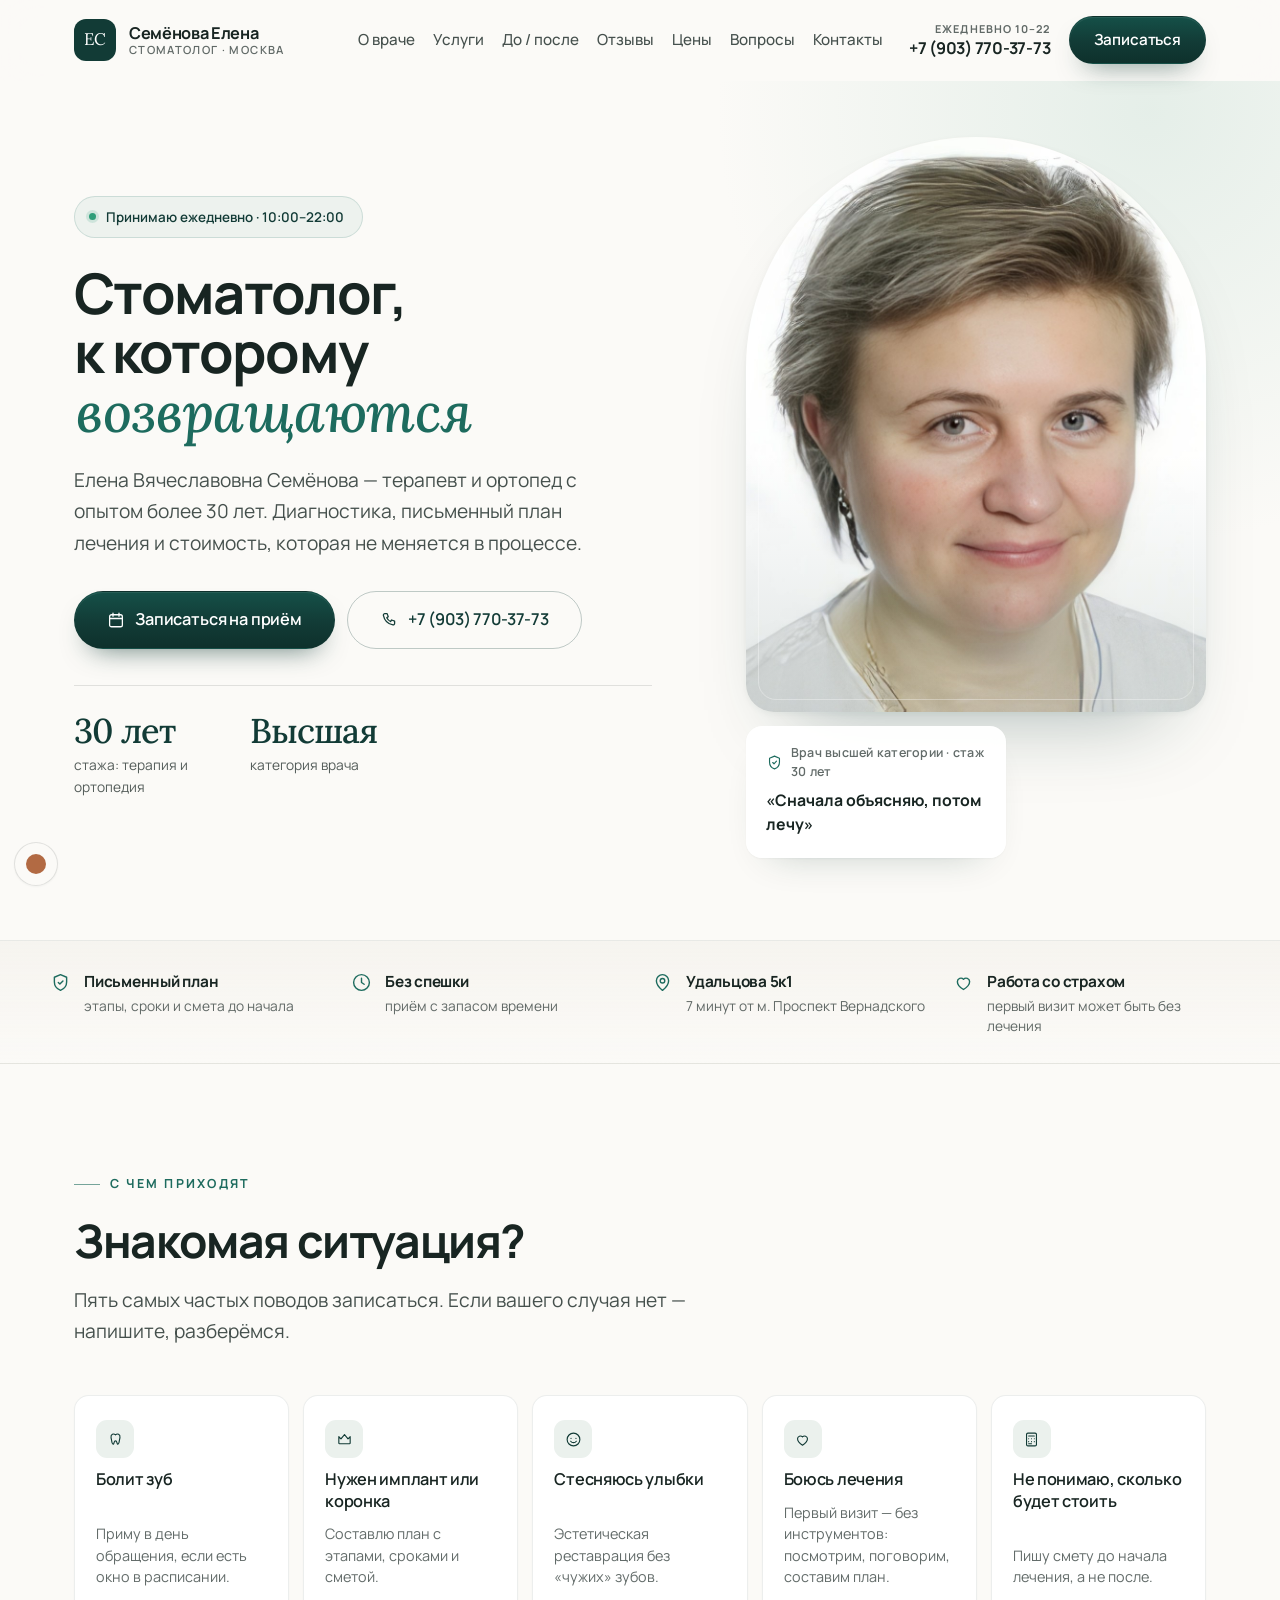
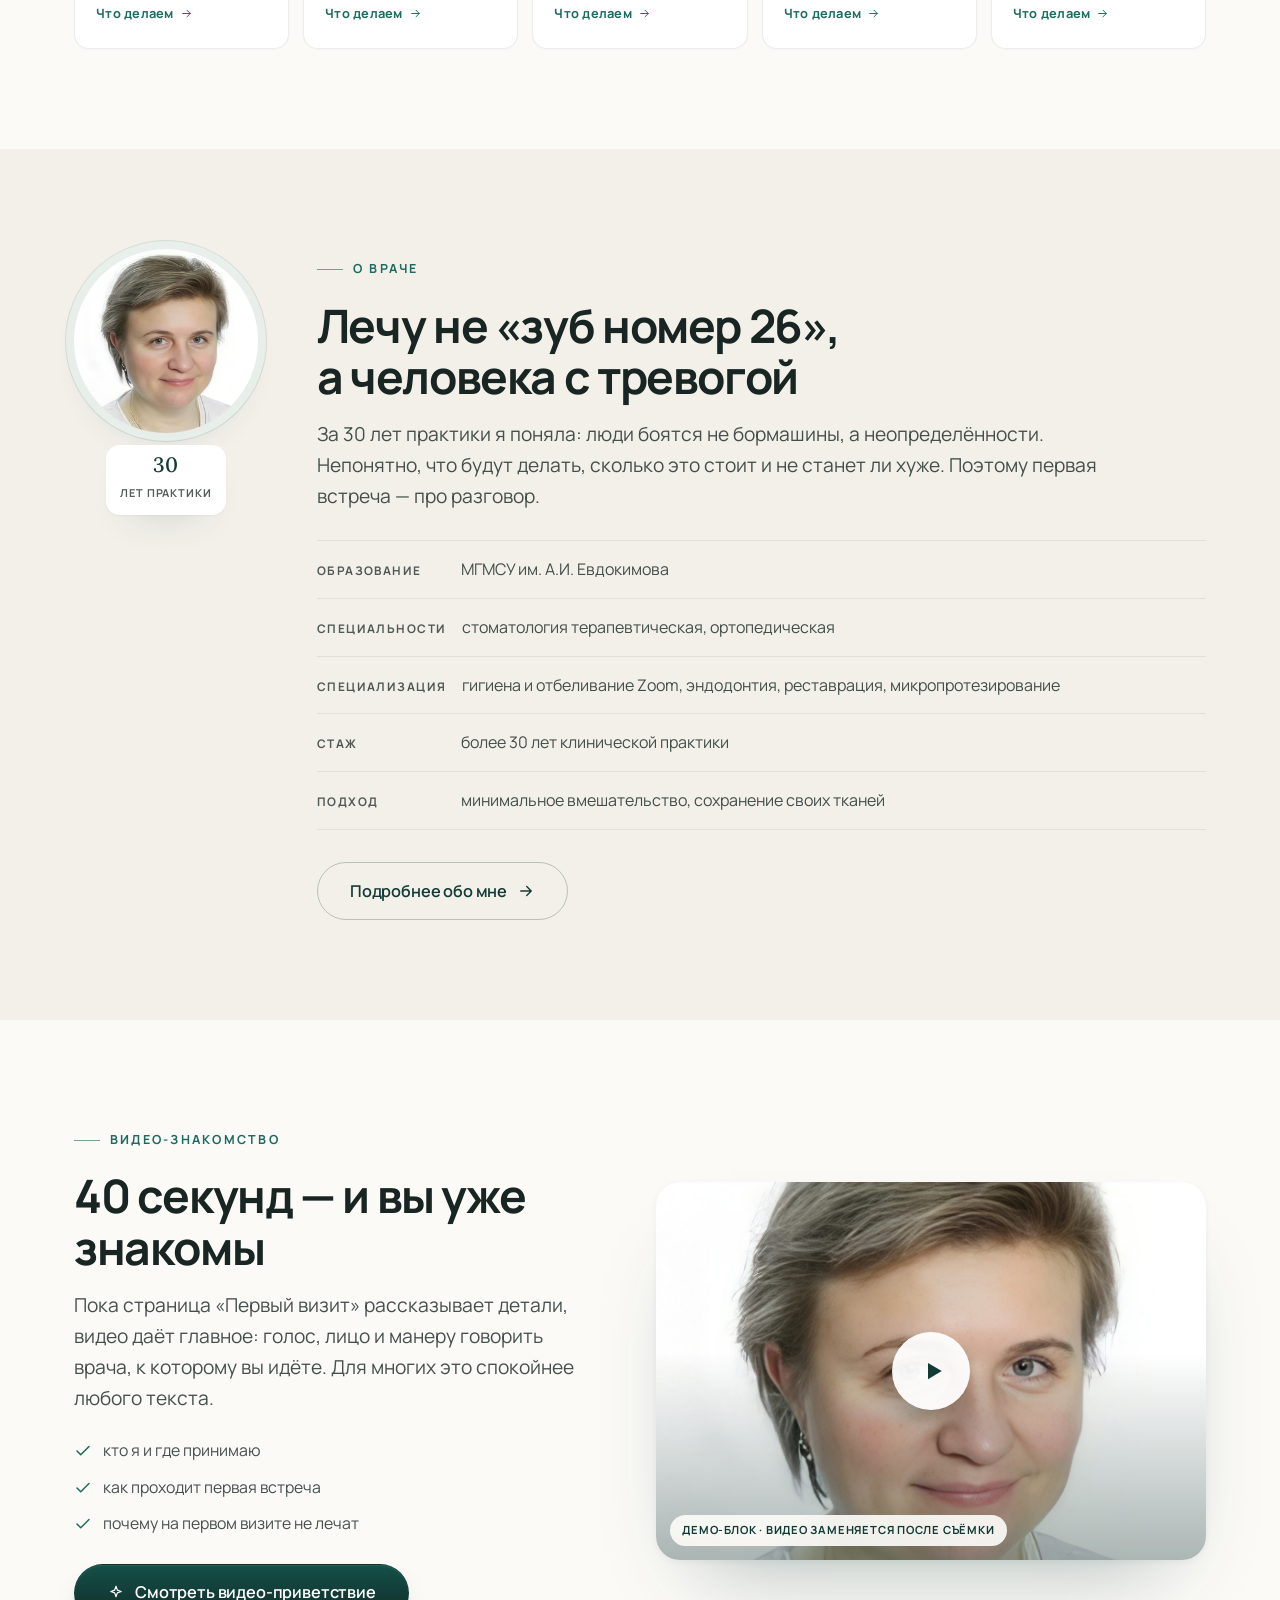
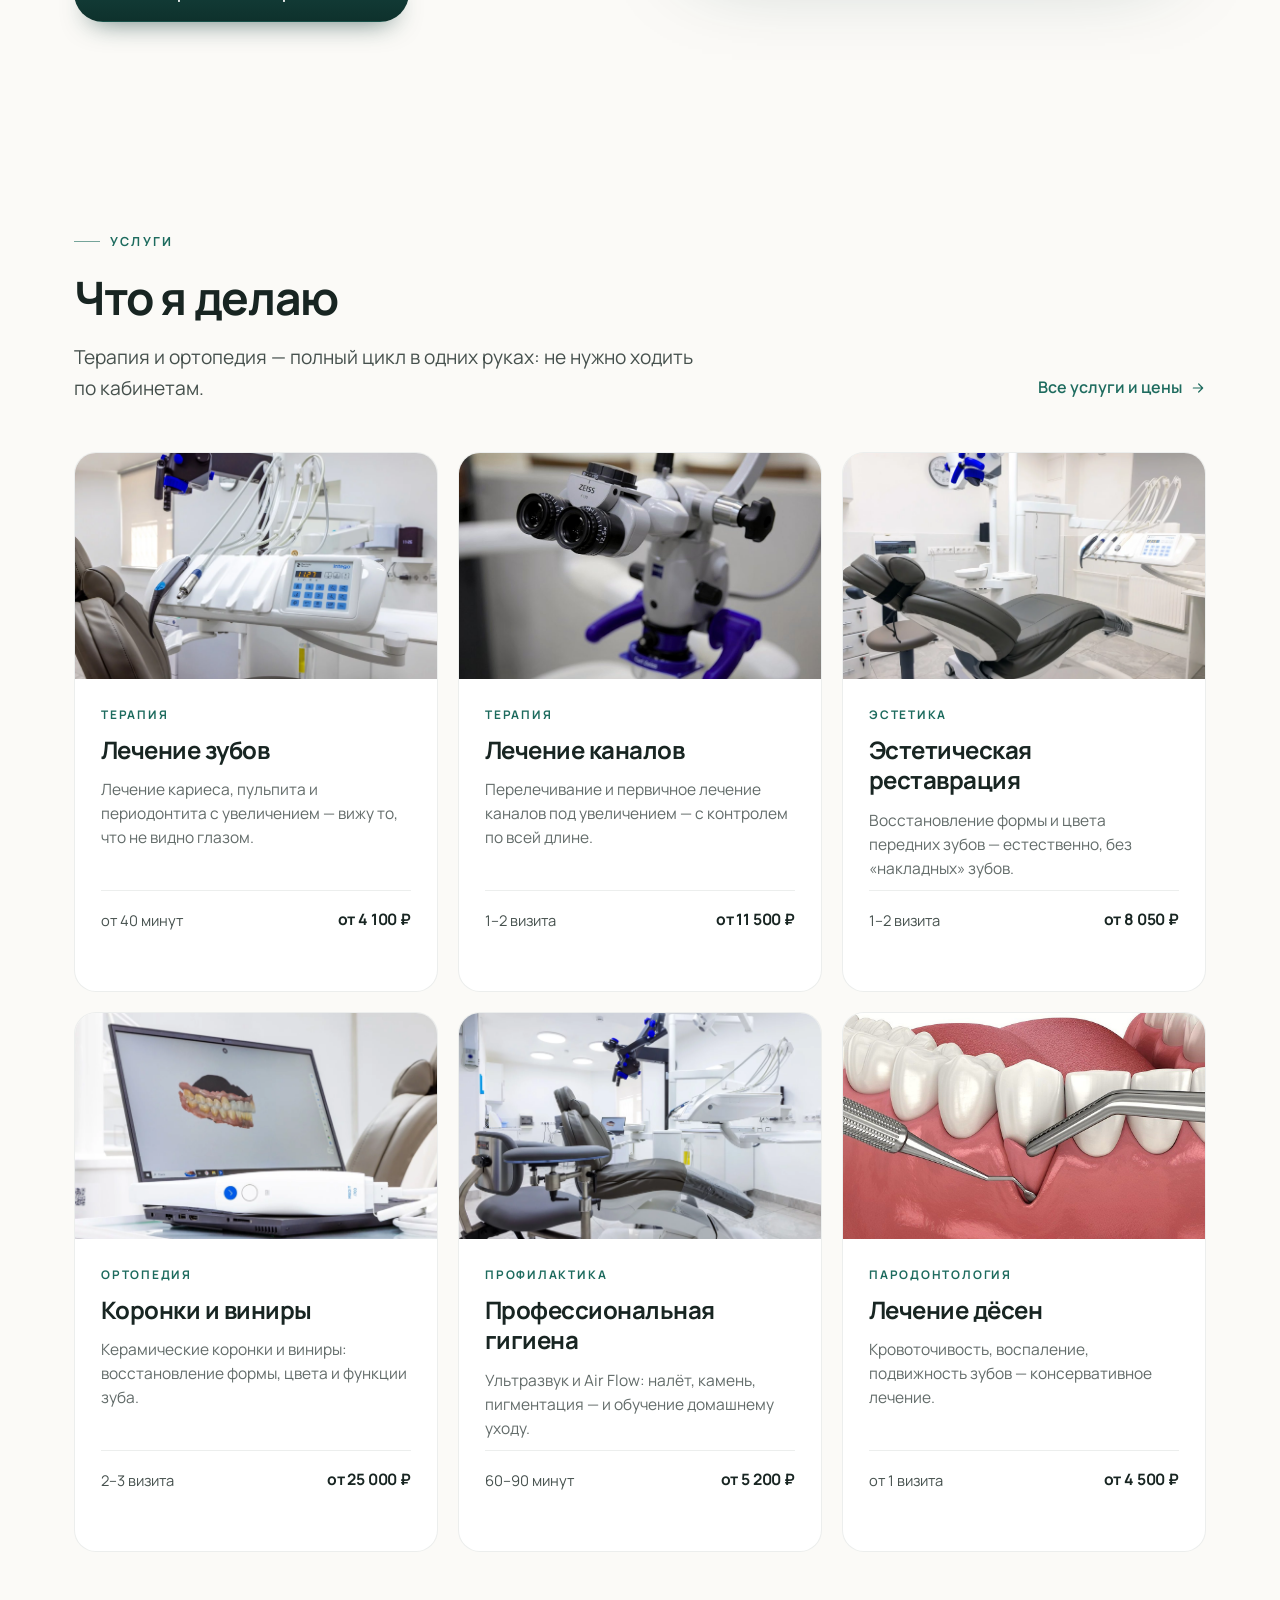
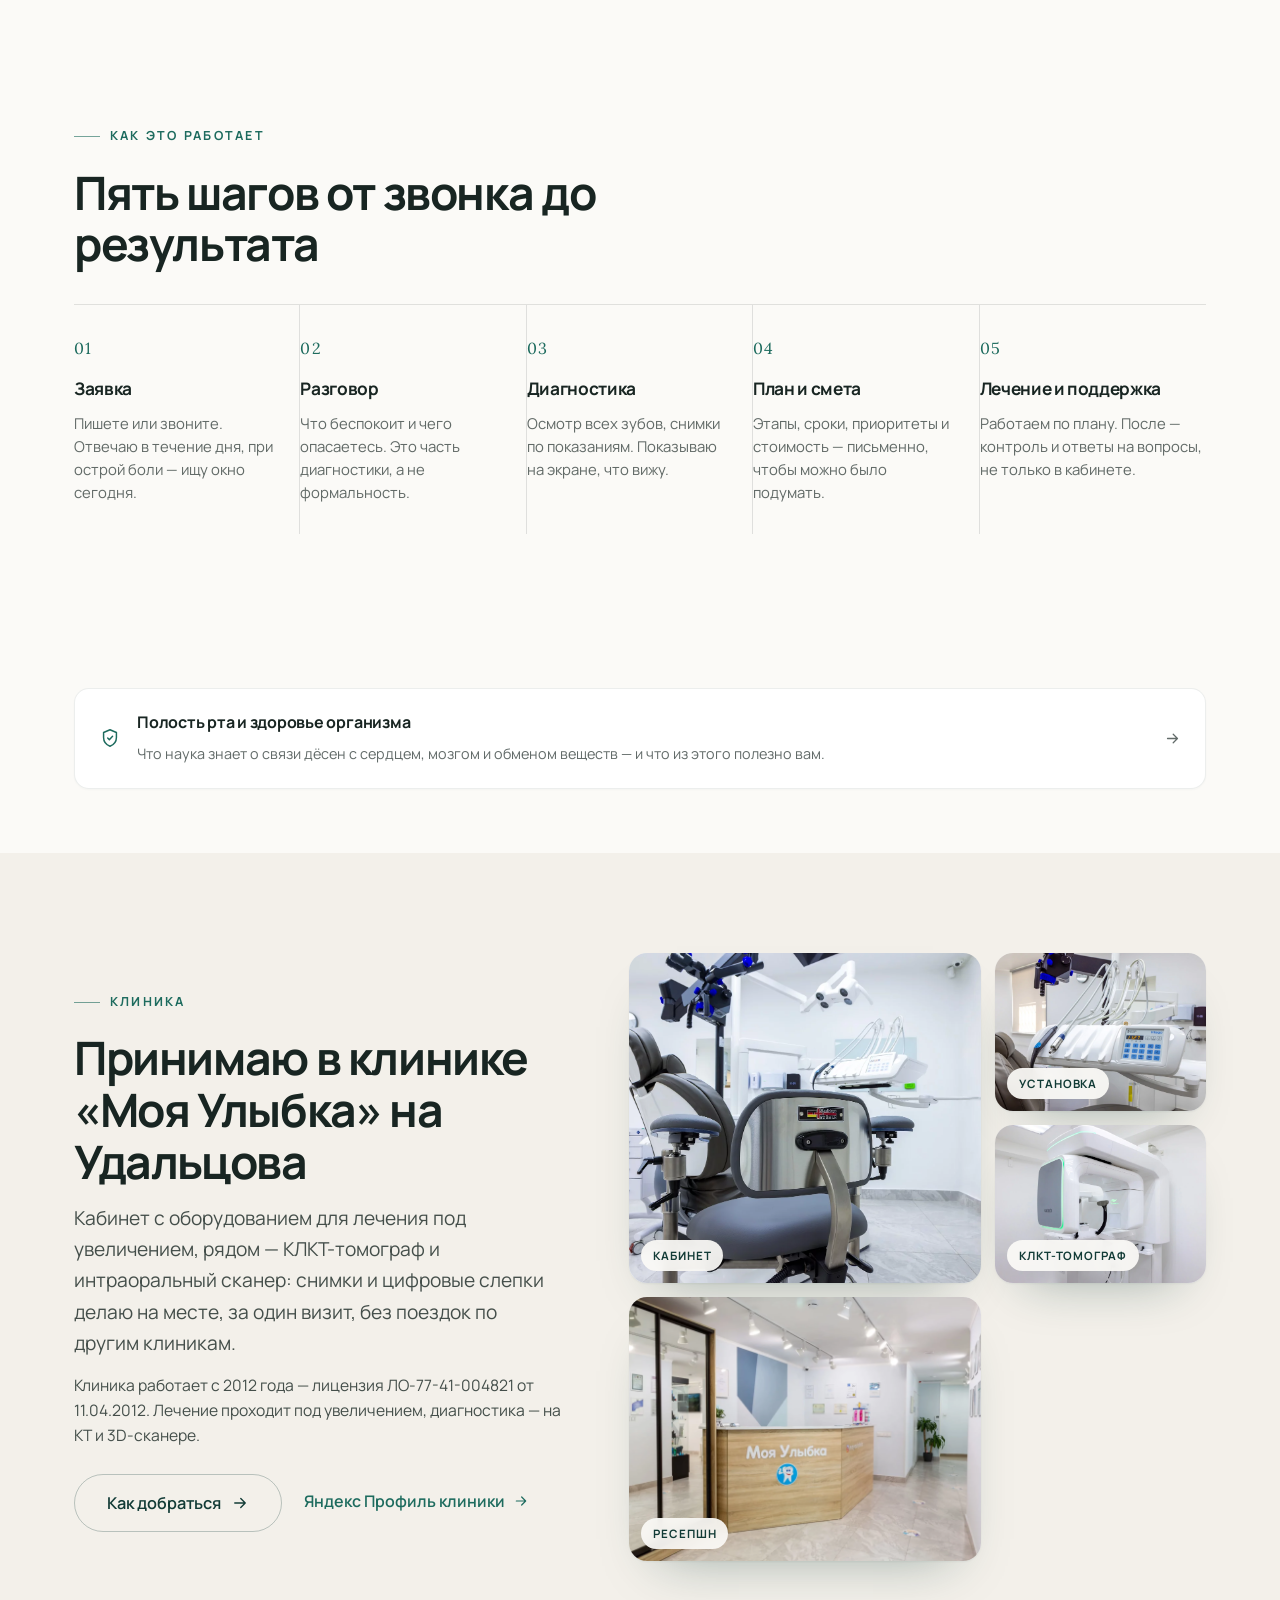
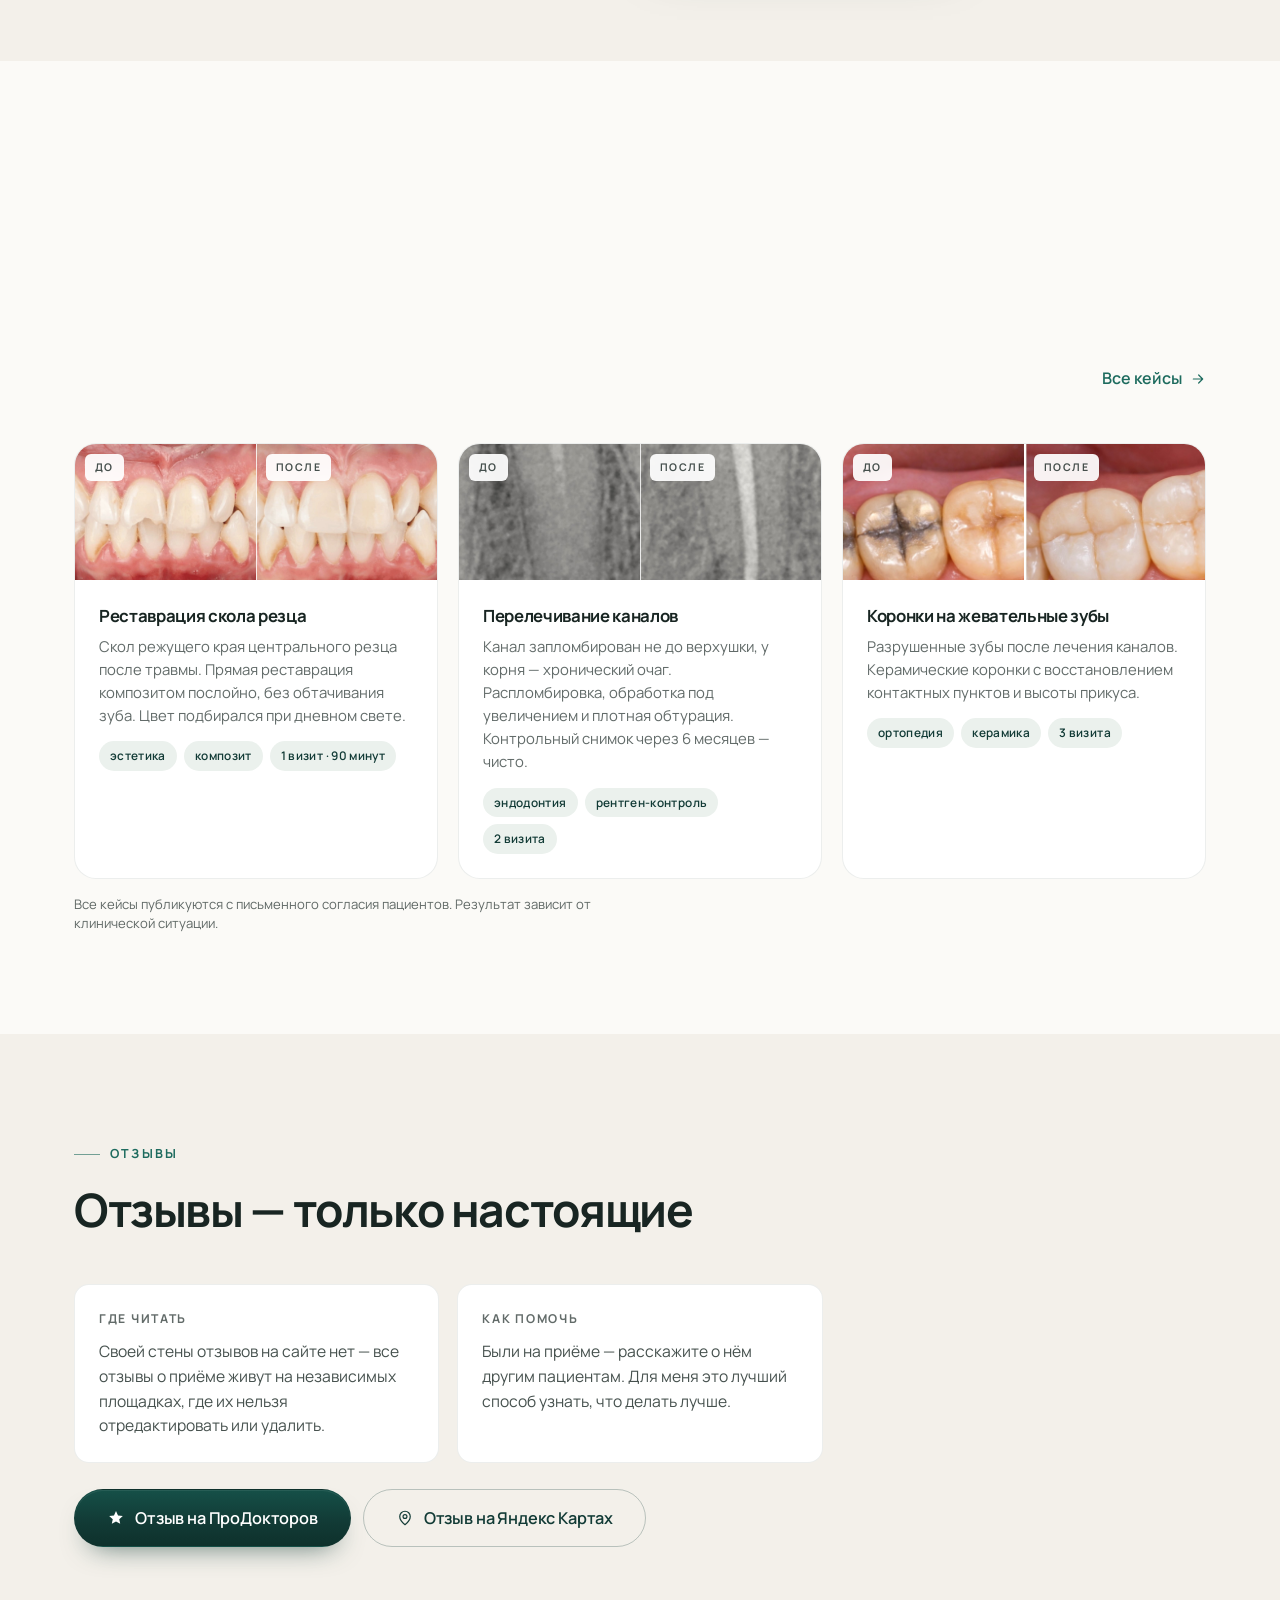
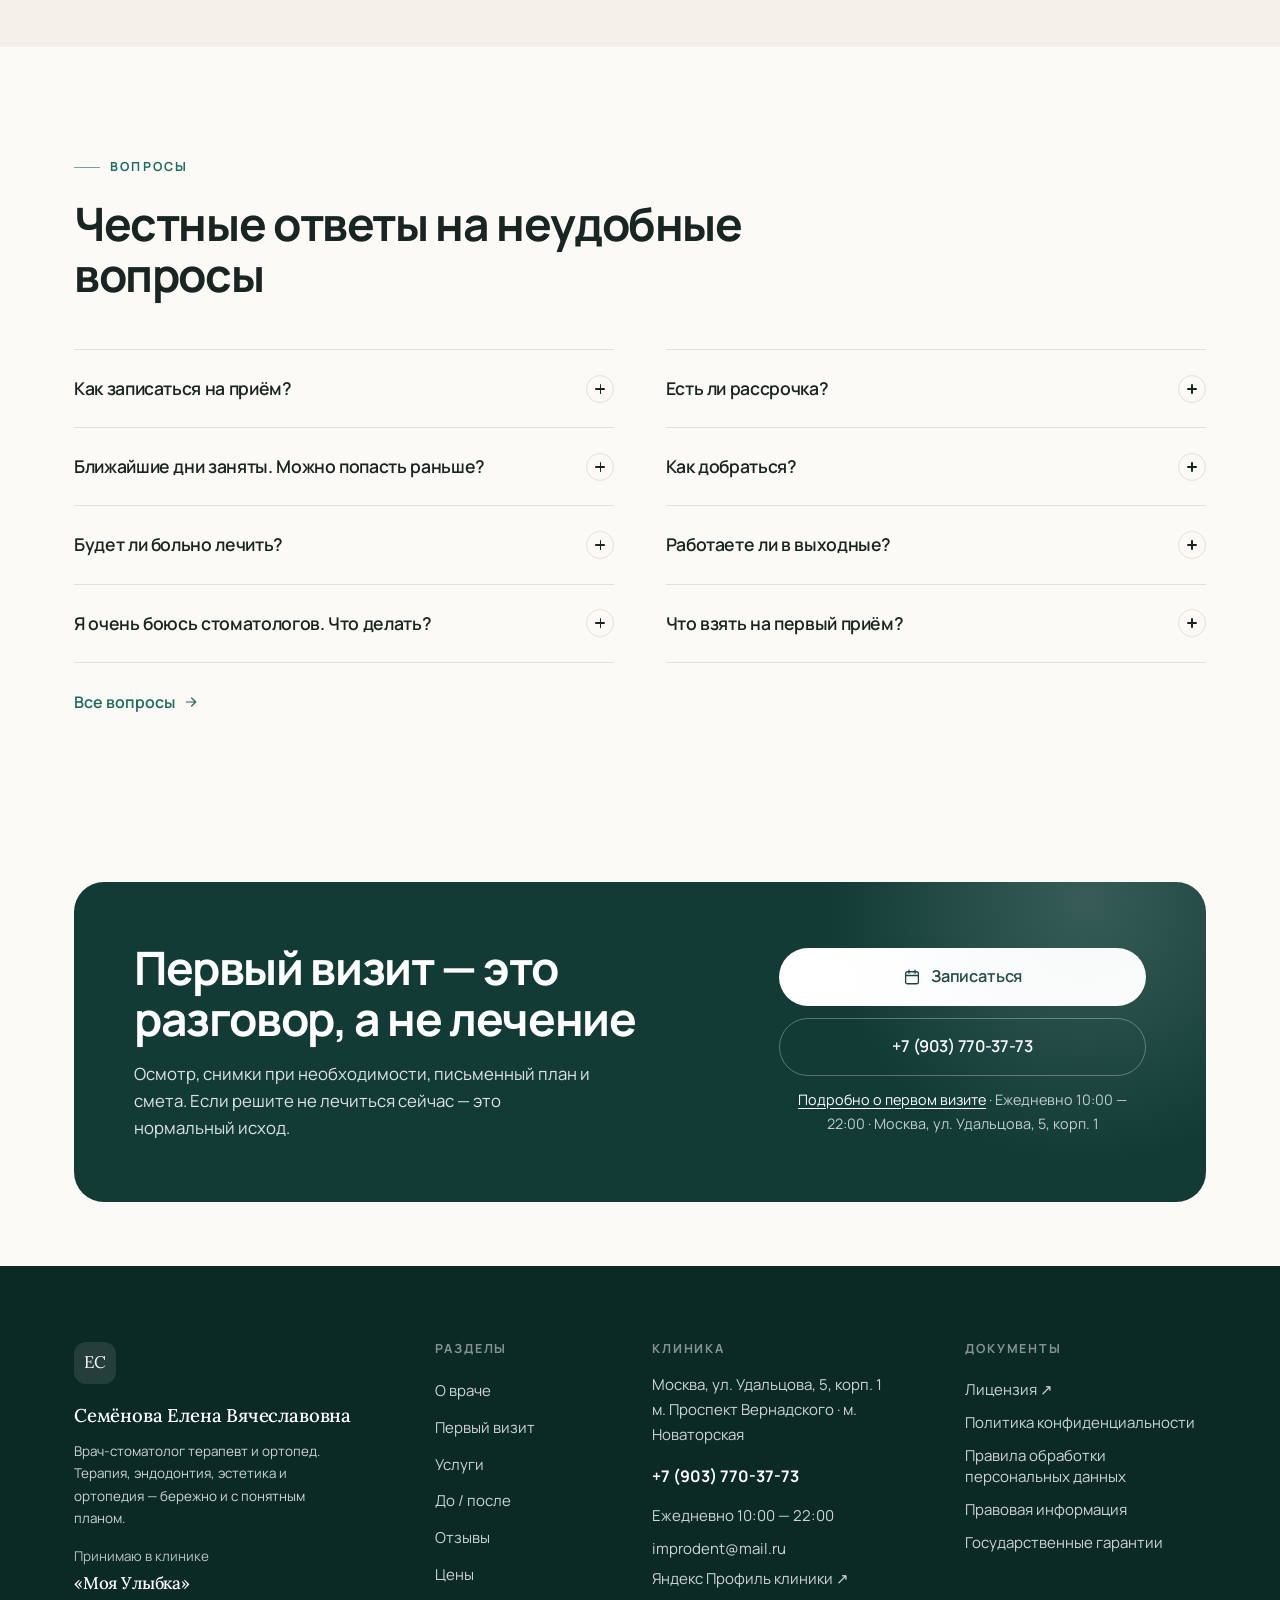
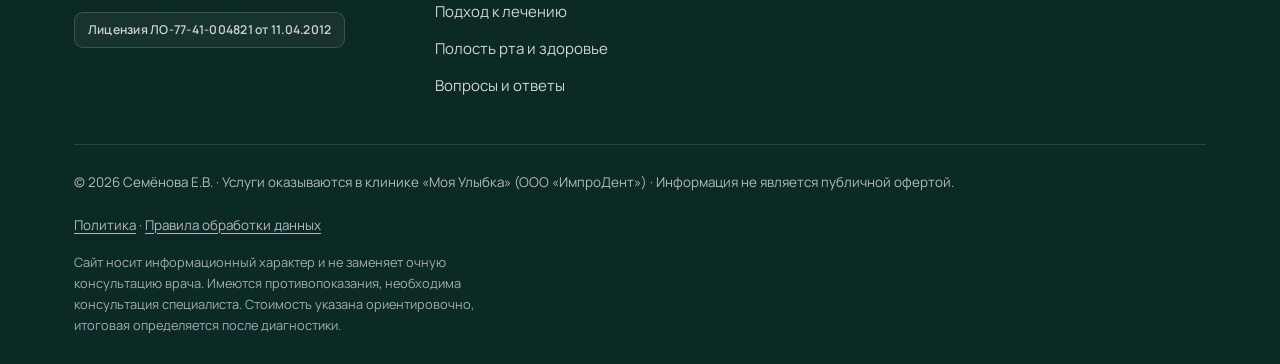
<file: index.html>
<!DOCTYPE html>
<html lang="ru">
<head>
<meta charset="UTF-8">
<meta name="viewport" content="width=device-width, initial-scale=1, viewport-fit=cover">
<!-- ДЕМО-ФЛАГ: убрать эту строку перед боевой публикацией -->
<meta name="robots" content="noindex, nofollow">
<title>Стоматолог в Москве — Семёнова Елена Вячеславовна</title>
<meta name="description" content="Стоматолог-терапевт и ортопед высшей категории, стаж 30 лет. Гигиена, отбеливание Zoom, лечение кариеса, эндодонтия, реставрация, микропротезирование. Письменный план. Москва, Удальцова 5к1.">
<meta name="theme-color" content="#123B36">
<meta name="format-detection" content="telephone=no">
<meta property="og:type" content="profile">
<meta property="og:title" content="Стоматолог в Москве — Семёнова Елена Вячеславовна">
<meta property="og:description" content="Приём в клинике «Моя Улыбка» на Удальцова 5к1. Гигиена и отбеливание, лечение кариеса, эндодонтия, реставрация и микропротезирование. План лечения и смета до начала работы.">
<meta property="og:locale" content="ru_RU">
<link rel="icon" href="data:image/svg+xml,%3Csvg xmlns='http://www.w3.org/2000/svg' viewBox='0 0 64 64'%3E%3Crect width='64' height='64' rx='14' fill='%23123B36'/%3E%3Ctext x='32' y='43' font-family='Georgia,serif' font-size='30' fill='white' text-anchor='middle'%3E%D0%95%D0%A1%3C/text%3E%3C/svg%3E">
<link rel="preconnect" href="https://fonts.googleapis.com">
<link rel="preconnect" href="https://fonts.gstatic.com" crossorigin>
<link href="https://fonts.googleapis.com/css2?family=Manrope:wght@300;400;500;600;700;800&family=Lora:ital,wght@0,400;0,500;1,400&display=swap" rel="stylesheet">
<link rel="stylesheet" href="assets/css/base.css">
<link rel="stylesheet" href="assets/css/app.css">
<script type="application/ld+json">
{
  "@context": "https://schema.org",
  "@graph": [
    {
      "@type": "Dentist",
      "@id": "#clinic",
      "name": "Стоматология «Моя Улыбка» — кабинет Семёновой Е.В.",
      "description": "Центр эстетической стоматологии «Моя Улыбка» (ООО «ИмпроДент»). Приём ведёт врач-стоматолог терапевт и ортопед Семёнова Елена Вячеславовна.",
      "address": {
        "@type": "PostalAddress",
        "streetAddress": "улица Удальцова, 5, корпус 1",
        "addressLocality": "Москва",
        "addressCountry": "RU"
      },
      "openingHours": "Mo-Su 10:00-22:00",
      "telephone": "+7-903-770-37-73",
      "email": "improdent@mail.ru",
      "hasMap": "https://yandex.ru/maps/-/CCUiNJbkxC",
      "identifier": {"@type": "PropertyValue", "name": "Лицензия", "value": "ЛО-77-41-004821 от 11.04.2012"},
      "priceRange": "500–50000 ₽",
      "medicalSpecialty": "Dentistry"
    },
    {
      "@type": "Physician",
      "name": "Семёнова Елена Вячеславовна",
      "jobTitle": "Врач-стоматолог терапевт, врач-стоматолог ортопед",
      "image": "assets/photo/doctor.jpg",
      "description": "Стаж 30 лет, высшая квалификационная категория. Гигиена и отбеливание Zoom, лечение кариеса и некариозных поражений, эндодонтия с Ni-Ti-инструментами, реставрация зубов, микропротезирование.",
      "knowsAbout": ["Профессиональная гигиена полости рта", "Отбеливание Zoom", "Лечение кариеса", "Эндодонтия", "Эстетическая реставрация", "Микропротезирование", "Оральная микробиота", "Питание и здоровье полости рта"],
      "medicalSpecialty": ["Dentistry", "Prosthodontics"],
      "alumniOf": "Московский государственный медико-стоматологический университет имени А.И. Евдокимова",
      "worksFor": {"@id": "#clinic"}
    },
    {
      "@type": "FAQPage",
      "mainEntity": [
        {"@type":"Question","name":"Как записаться на приём?","acceptedAnswer":{"@type":"Answer","text":"Через форму на сайте, по телефону или в мессенджере. При острой боли напишите «срочно» — постараюсь найти окно в тот же день."}},
        {"@type":"Question","name":"Будет ли больно лечить?","acceptedAnswer":{"@type":"Answer","text":"Современная анестезия снимает боль почти всегда. Если чувствуете, что не онемело, врач добавит анестетик."}},
        {"@type":"Question","name":"Из-за чего запах изо рта и что с ним делать?","acceptedAnswer":{"@type":"Answer","text":"Чаще всего источник находится в самой полости рта: налёт на языке и зубах, зубной камень, пародонтальные карманы. Первый шаг — профессиональная гигиена и осмотр, дальше действуют по ситуации."}},
        {"@type":"Question","name":"Что пациенту даёт дополнительное образование врача — интегративный подход и нутрициология?","acceptedAnswer":{"@type":"Answer","text":"Более широкий разговор на приёме: о здоровье в целом, лекарствах, питании и домашнем уходе. Лечение остаётся стоматологическим и идёт по современным протоколам и материалам."}}
      ]
    }
  ]
}
</script>
</head>
<body>
<div id="app"></div>
<noscript>
  <div style="max-width:720px;margin:60px auto;padding:0 20px;font-family:system-ui,sans-serif;line-height:1.6">
    <h1>Семёнова Елена Вячеславовна</h1>
    <p>Врач-стоматолог терапевт, врач-стоматолог ортопед. Стаж 30 лет.
    МГМСУ им. А.И. Евдокимова. Принимаю в клинике «Моя Улыбка».</p>
    <p>Москва, ул. Удальцова, 5, корп. 1. м. Проспект Вернадского, м. Новаторская.
    Ежедневно 10:00–22:00. Телефон: +7 (903) 770-37-73.</p>
    <p>Для работы сайта включите JavaScript.</p>
  </div>
</noscript>
<script src="assets/js/data.js"></script>
<script src="assets/js/pages-1.js"></script>
<script src="assets/js/pages-2.js"></script>
<script src="assets/js/app.js"></script>
</body>
</html>
</file>
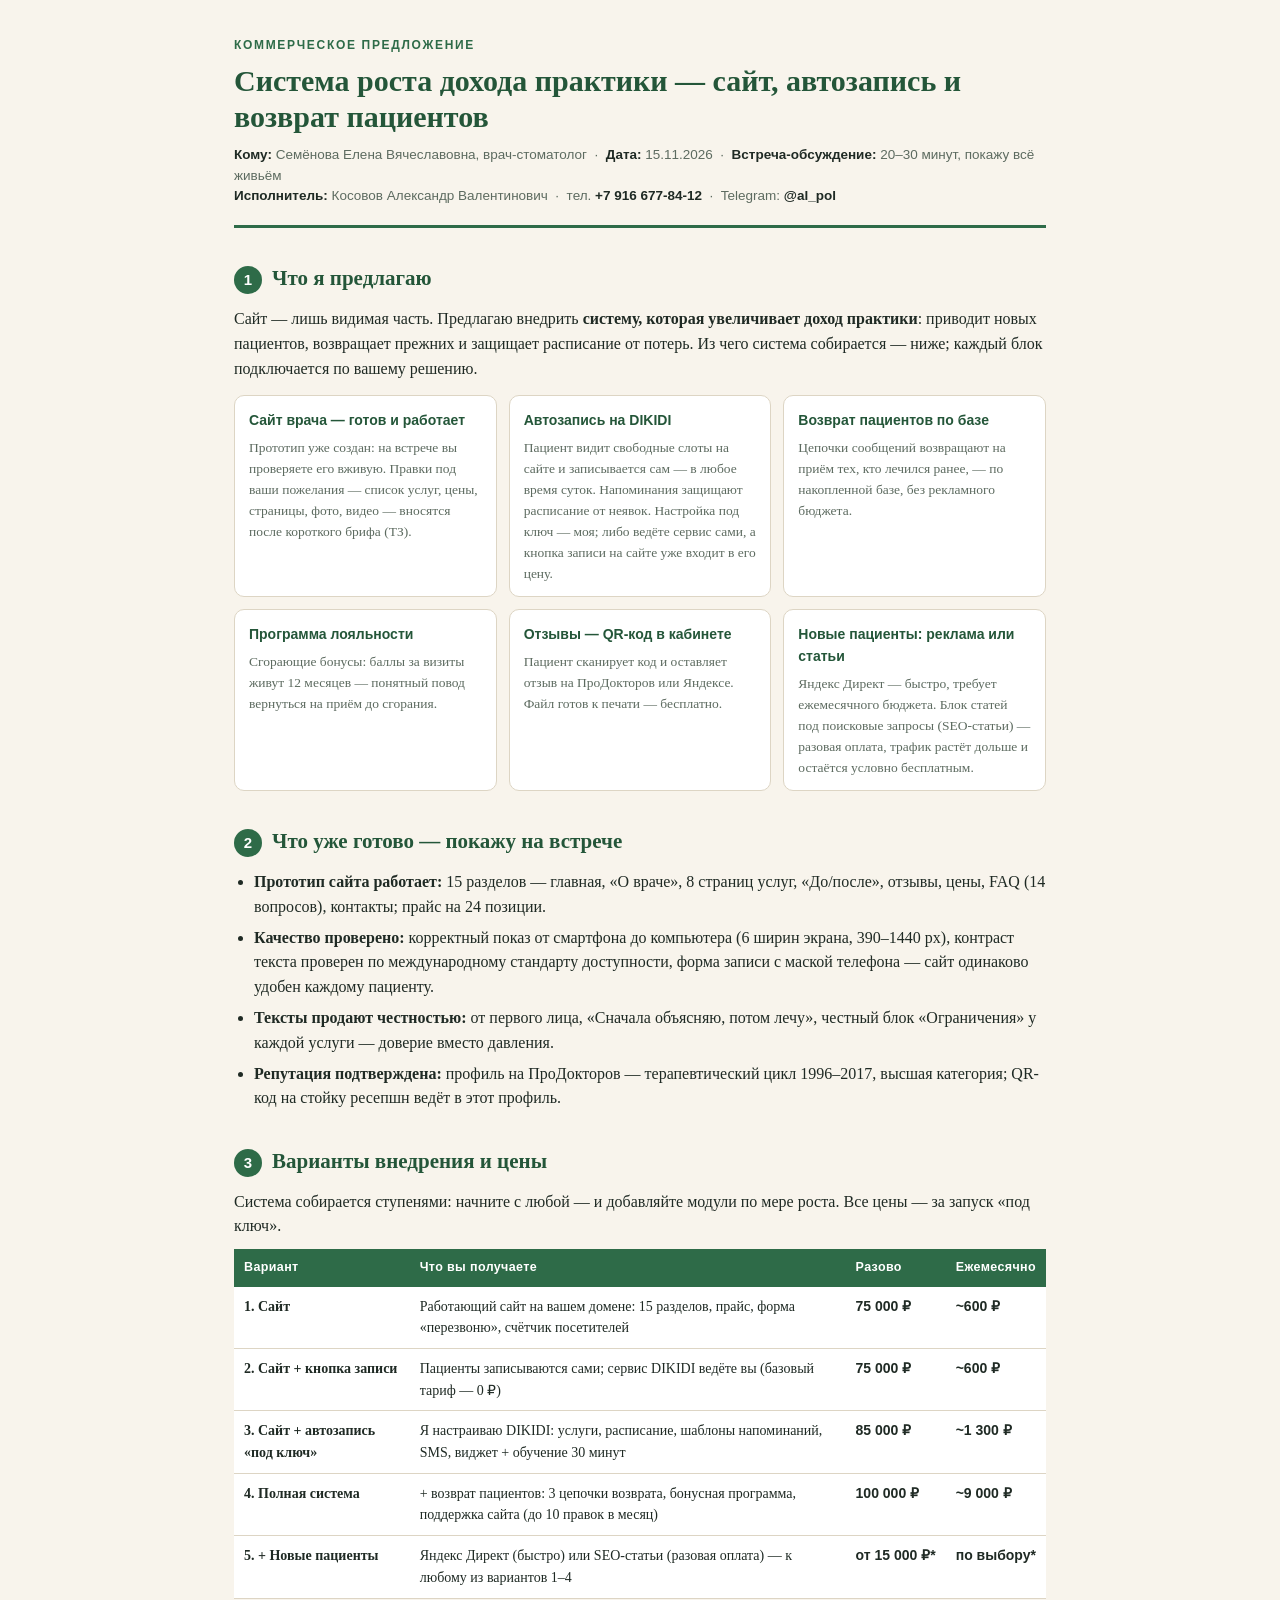
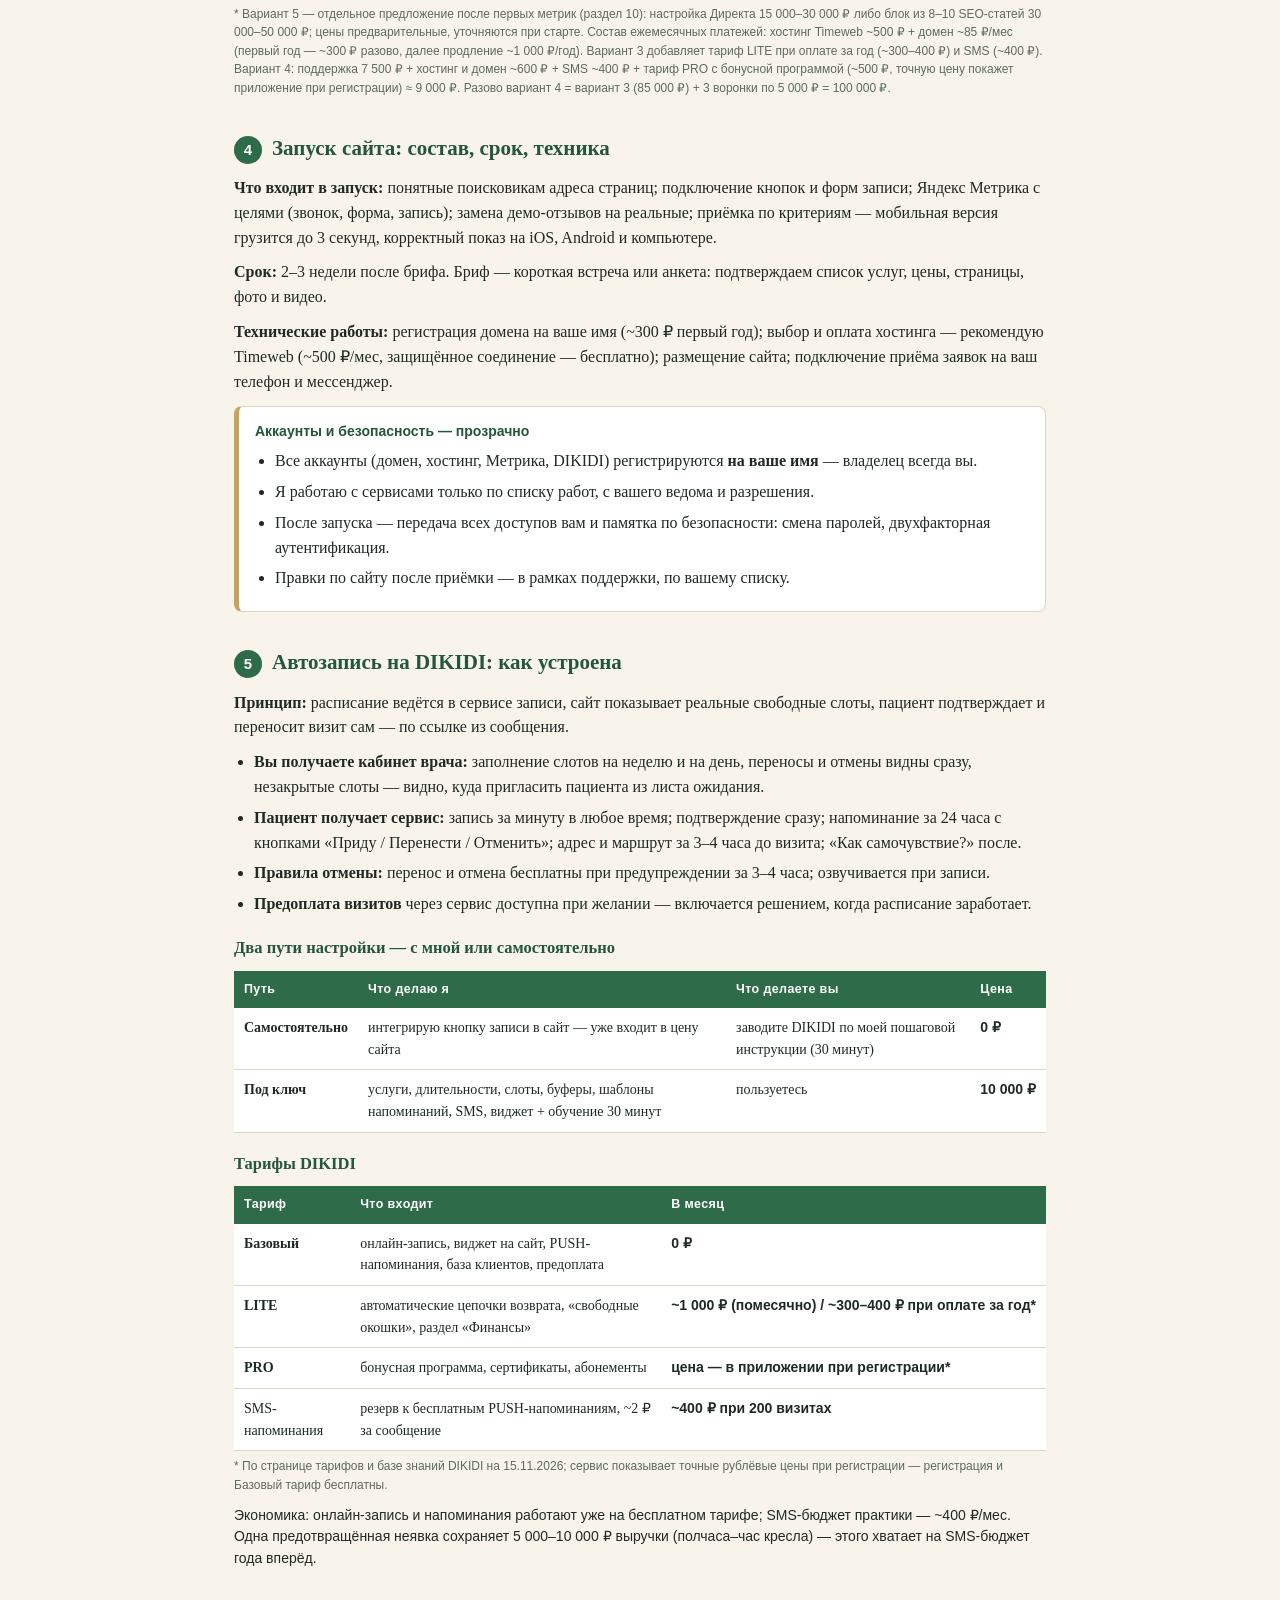
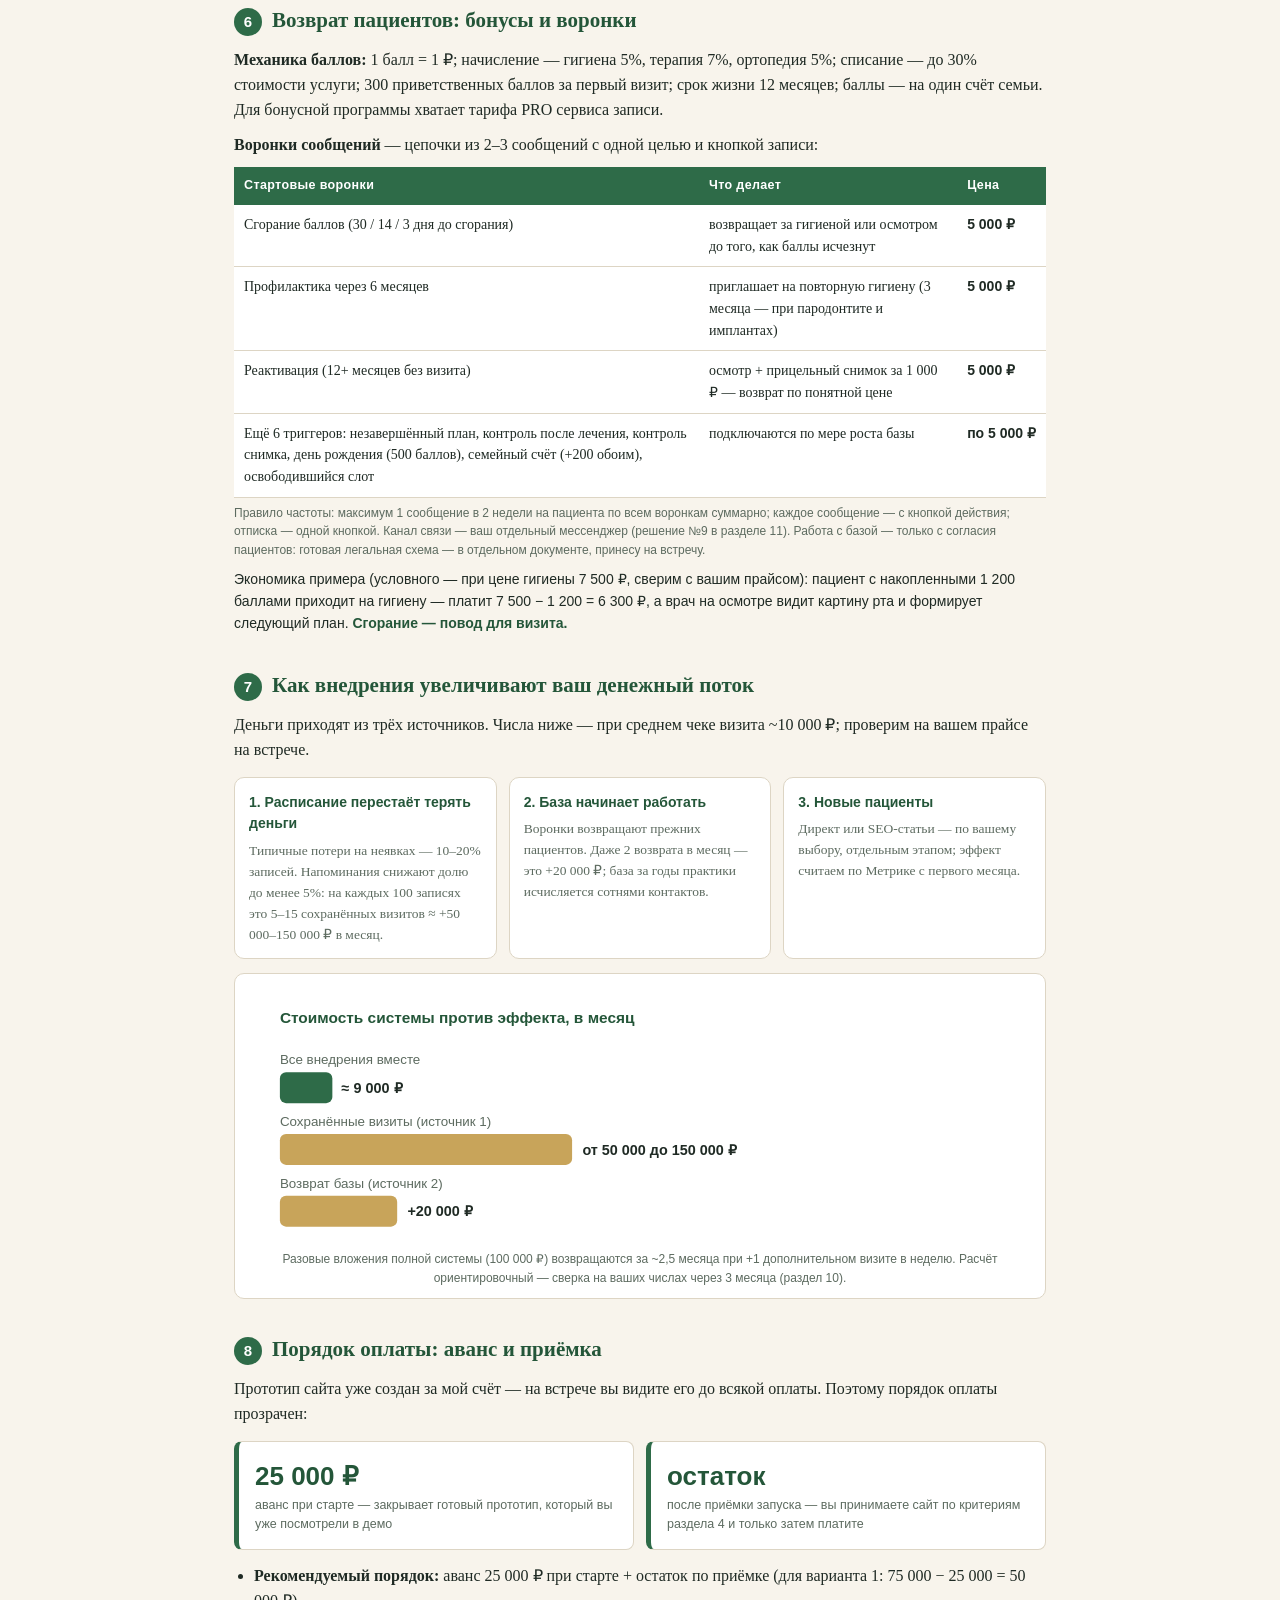
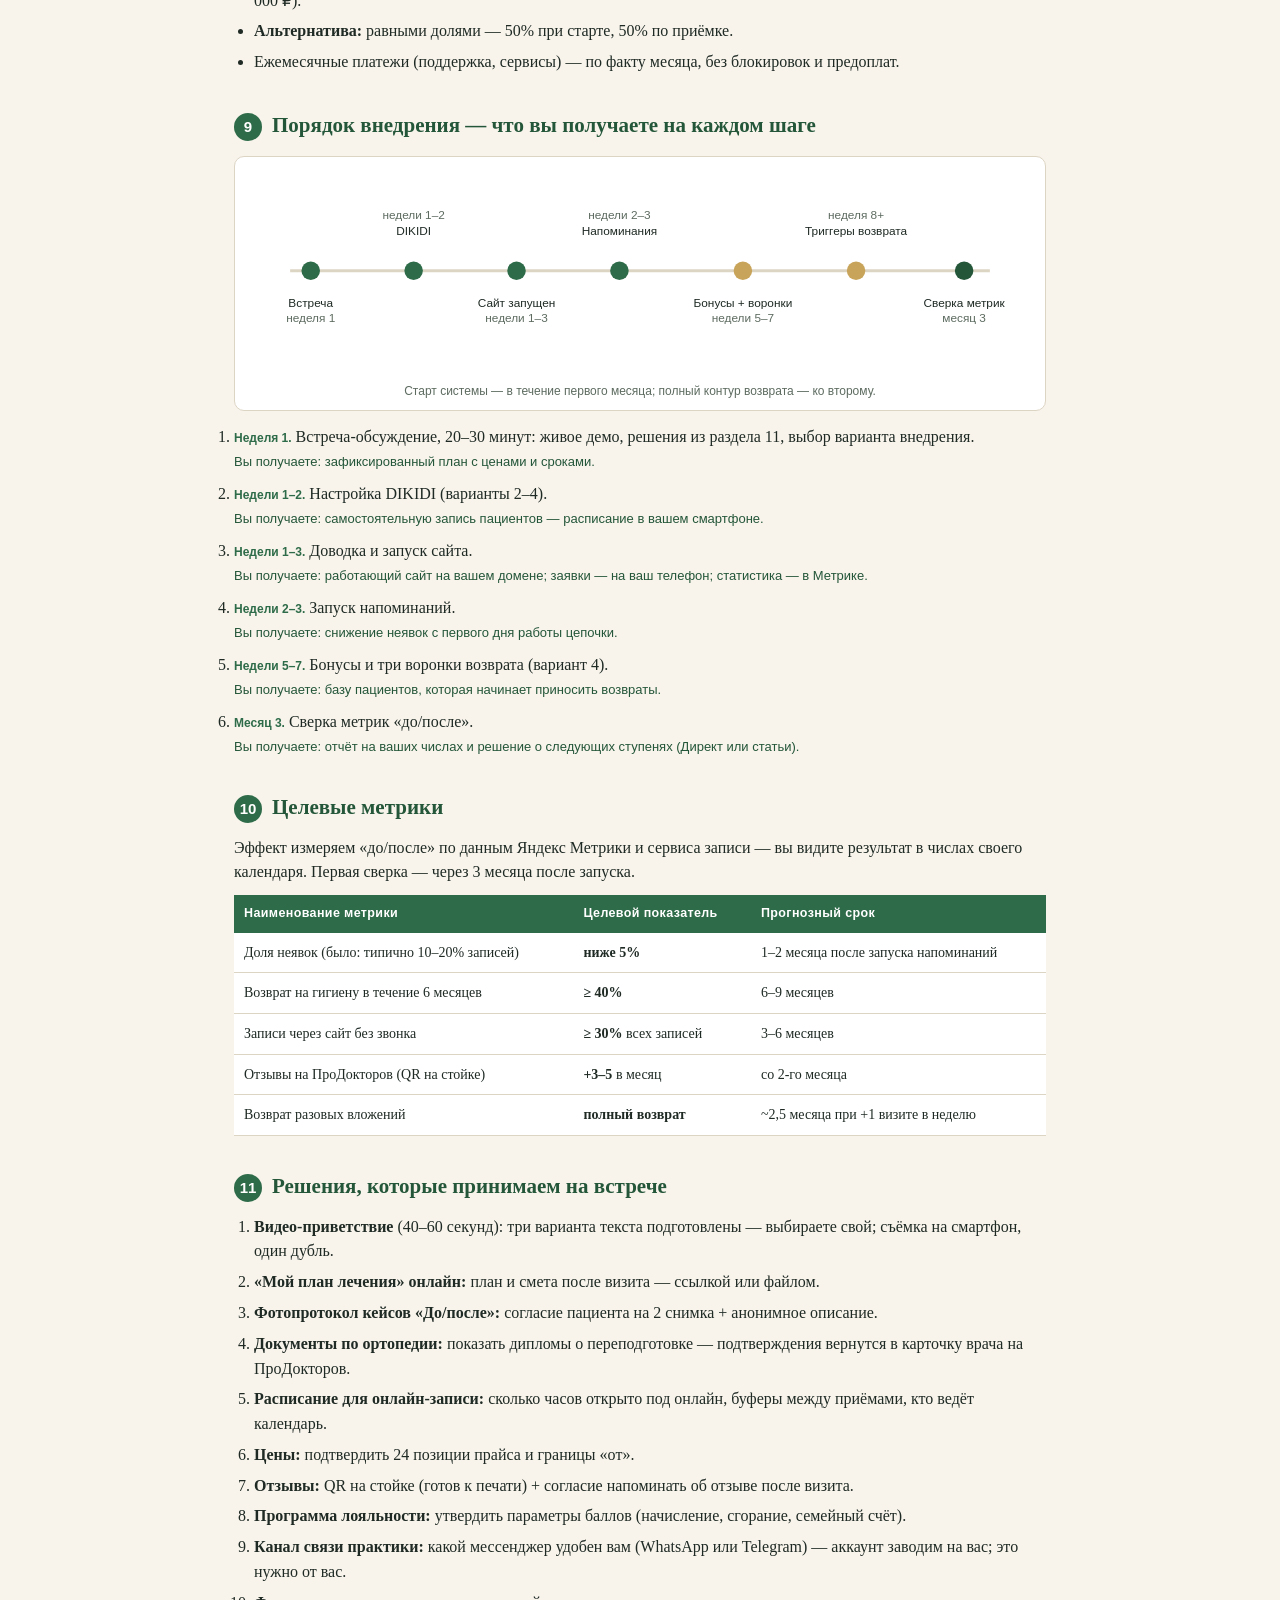
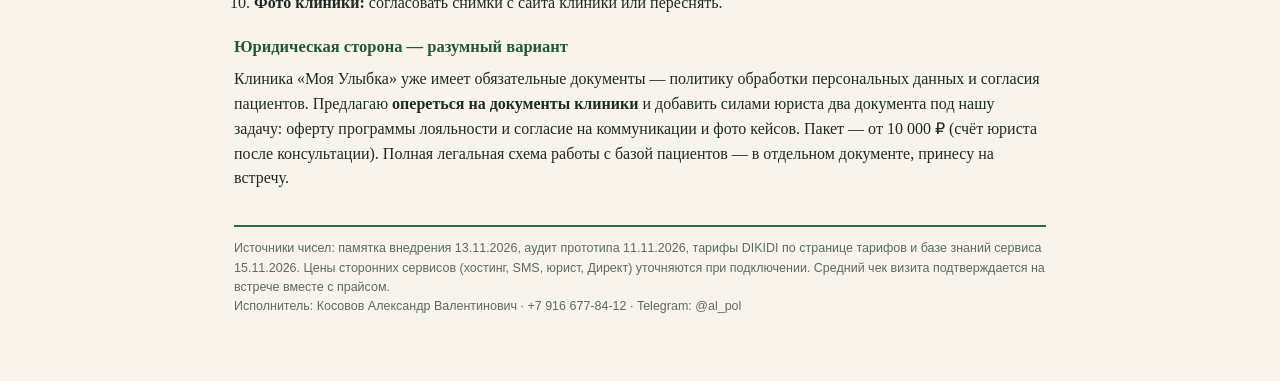
<file: kp-semenova.html>
<!DOCTYPE html>
<html lang="ru">
<head>
<meta name="robots" content="noindex, nofollow"> <!-- страница для передачи по ссылке, не для поисковиков -->
<meta charset="UTF-8">
<meta name="viewport" content="width=device-width, initial-scale=1.0">
<title>Система роста дохода практики — сайт, автозапись, возврат пациентов</title>
<style>
  :root{
    --green:#2e6b48; --green-dark:#245639; --cream:#f8f4ec; --ink:#1f2a24;
    --muted:#5d6b60; --line:#ddd5c4; --accent:#c8a45a;
  }
  *{box-sizing:border-box; margin:0; padding:0;}
  body{font-family:Georgia,'Times New Roman',serif; color:var(--ink); background:var(--cream); line-height:1.55; font-size:16px;}
  .wrap{max-width:860px; margin:0 auto; padding:36px 24px 64px;}
  header.top{border-bottom:3px solid var(--green); padding-bottom:18px; margin-bottom:26px;}
  .kicker{font-family:Arial,sans-serif; font-size:12px; letter-spacing:.14em; text-transform:uppercase; color:var(--green); font-weight:bold;}
  h1{font-size:30px; line-height:1.2; margin:8px 0 10px; color:var(--green-dark);}
  .meta{font-family:Arial,sans-serif; font-size:13.5px; color:var(--muted);}
  .meta b{color:var(--ink);}
  h2{font-size:21px; margin:34px 0 12px; color:var(--green-dark);}
  h2 .num{display:inline-block; background:var(--green); color:#fff; border-radius:50%; width:28px; height:28px; text-align:center; line-height:28px; font-size:15px; margin-right:10px; font-family:Arial,sans-serif;}
  h3{font-size:16.5px; margin:18px 0 8px; color:var(--green-dark);}
  p{margin:0 0 10px;}
  ul{margin:0 0 12px 20px;}
  ol{margin:0 0 12px 20px;}
  li{margin-bottom:6px;}
  .cards{display:grid; grid-template-columns:repeat(3,1fr); gap:12px; margin:14px 0;}
  .card{background:#fff; border:1px solid var(--line); border-radius:10px; padding:14px 14px 12px;}
  .card .t{font-family:Arial,sans-serif; font-weight:bold; font-size:14px; color:var(--green-dark); margin-bottom:6px;}
  .card p{font-size:13.5px; color:var(--muted); margin:0;}
  table{width:100%; border-collapse:collapse; margin:10px 0 6px; background:#fff; font-size:14px;}
  th{background:var(--green); color:#fff; text-align:left; padding:9px 10px; font-family:Arial,sans-serif; font-size:12.5px; letter-spacing:.03em;}
  td{border-bottom:1px solid var(--line); padding:9px 10px; vertical-align:top;}
  td.r{white-space:nowrap; font-family:Arial,sans-serif; font-weight:bold;}
  .sum{font-family:Arial,sans-serif; font-size:14px; margin:8px 0 0;}
  .sum b{color:var(--green-dark);}
  .note{font-family:Arial,sans-serif; font-size:12px; color:var(--muted); margin-top:4px;}
  .big{display:grid; grid-template-columns:1fr 1fr; gap:12px; margin:14px 0;}
  .big .b{background:#fff; border:1px solid var(--line); border-left:5px solid var(--green); border-radius:8px; padding:14px 16px;}
  .big .b .n{font-size:26px; font-weight:bold; color:var(--green-dark); font-family:Arial,sans-serif;}
  .big .b .l{font-family:Arial,sans-serif; font-size:12.5px; color:var(--muted);}
  figure{background:#fff; border:1px solid var(--line); border-radius:10px; padding:16px 14px 10px; margin:14px 0;}
  figcaption{font-family:Arial,sans-serif; font-size:12px; color:var(--muted); text-align:center; padding-top:6px;}
  .steps{margin:8px 0 4px;}
  .steps li{margin-bottom:10px;}
  .steps .w{font-family:Arial,sans-serif; font-size:12px; color:var(--green); font-weight:bold; white-space:nowrap;}
  .steps .get{display:block; font-family:Arial,sans-serif; font-size:13px; color:var(--green-dark); margin-top:2px;}
  .safety{background:#fff; border:1px solid var(--line); border-left:5px solid var(--accent); border-radius:8px; padding:14px 16px; margin:12px 0;}
  .safety .t{font-family:Arial,sans-serif; font-weight:bold; font-size:14px; color:var(--green-dark); margin-bottom:6px;}
  .safety ul{margin-bottom:0;}
  .footnote{border-top:2px solid var(--green); margin-top:34px; padding-top:12px; font-family:Arial,sans-serif; font-size:12.5px; color:var(--muted);}
  @media print{
    body{background:#fff; font-size:13px;}
    .wrap{padding:10mm; max-width:none;}
    figure,table,.card,.big .b,.safety{break-inside:avoid;}
    h2{break-after:avoid;}
  }
  @media (max-width:640px){
    .cards{grid-template-columns:1fr;}
    .big{grid-template-columns:1fr;}
    h1{font-size:24px;}
  }
</style>
</head>
<body>
<div class="wrap">

<header class="top">
  <div class="kicker">Коммерческое предложение</div>
  <h1>Система роста дохода практики — сайт, автозапись и возврат пациентов</h1>
  <div class="meta">
    <b>Кому:</b> Семёнова Елена Вячеславовна, врач-стоматолог &nbsp;·&nbsp; <b>Дата:</b> 15.11.2026 &nbsp;·&nbsp; <b>Встреча-обсуждение:</b> 20–30 минут, покажу всё живьём<br>
    <b>Исполнитель:</b> Косовов Александр Валентинович &nbsp;·&nbsp; тел. <b>+7 916 677-84-12</b> &nbsp;·&nbsp; Telegram: <b>@al_pol</b>
  </div>
</header>

<h2><span class="num">1</span>Что я предлагаю</h2>
<p>Сайт — лишь видимая часть. Предлагаю внедрить <b>систему, которая увеличивает доход практики</b>: приводит новых пациентов, возвращает прежних и защищает расписание от потерь. Из чего система собирается — ниже; каждый блок подключается по вашему решению.</p>
<div class="cards">
  <div class="card"><div class="t">Сайт врача — готов и работает</div><p>Прототип уже создан: на встрече вы проверяете его вживую. Правки под ваши пожелания — список услуг, цены, страницы, фото, видео — вносятся после короткого брифа (ТЗ).</p></div>
  <div class="card"><div class="t">Автозапись на DIKIDI</div><p>Пациент видит свободные слоты на сайте и записывается сам — в любое время суток. Напоминания защищают расписание от неявок. Настройка под ключ — моя; либо ведёте сервис сами, а кнопка записи на сайте уже входит в его цену.</p></div>
  <div class="card"><div class="t">Возврат пациентов по базе</div><p>Цепочки сообщений возвращают на приём тех, кто лечился ранее, — по накопленной базе, без рекламного бюджета.</p></div>
  <div class="card"><div class="t">Программа лояльности</div><p>Сгорающие бонусы: баллы за визиты живут 12 месяцев — понятный повод вернуться на приём до сгорания.</p></div>
  <div class="card"><div class="t">Отзывы — QR-код в кабинете</div><p>Пациент сканирует код и оставляет отзыв на ПроДокторов или Яндексе. Файл готов к печати — бесплатно.</p></div>
  <div class="card"><div class="t">Новые пациенты: реклама или статьи</div><p>Яндекс Директ — быстро, требует ежемесячного бюджета. Блок статей под поисковые запросы (SEO-статьи) — разовая оплата, трафик растёт дольше и остаётся условно бесплатным.</p></div>
</div>

<h2><span class="num">2</span>Что уже готово — покажу на встрече</h2>
<ul>
  <li><b>Прототип сайта работает:</b> 15 разделов — главная, «О враче», 8 страниц услуг, «До/после», отзывы, цены, FAQ (14 вопросов), контакты; прайс на 24 позиции.</li>
  <li><b>Качество проверено:</b> корректный показ от смартфона до компьютера (6 ширин экрана, 390–1440 px), контраст текста проверен по международному стандарту доступности, форма записи с маской телефона — сайт одинаково удобен каждому пациенту.</li>
  <li><b>Тексты продают честностью:</b> от первого лица, «Сначала объясняю, потом лечу», честный блок «Ограничения» у каждой услуги — доверие вместо давления.</li>
  <li><b>Репутация подтверждена:</b> профиль на ПроДокторов — терапевтический цикл 1996–2017, высшая категория; QR-код на стойку ресепшн ведёт в этот профиль.</li>
</ul>

<h2><span class="num">3</span>Варианты внедрения и цены</h2>
<p>Система собирается ступенями: начните с любой — и добавляйте модули по мере роста. Все цены — за запуск «под ключ».</p>
<table>
  <tr><th>Вариант</th><th>Что вы получаете</th><th>Разово</th><th>Ежемесячно</th></tr>
  <tr><td><b>1. Сайт</b></td><td>Работающий сайт на вашем домене: 15 разделов, прайс, форма «перезвоню», счётчик посетителей</td><td class="r">75 000 ₽</td><td class="r">~600 ₽</td></tr>
  <tr><td><b>2. Сайт + кнопка записи</b></td><td>Пациенты записываются сами; сервис DIKIDI ведёте вы (базовый тариф — 0 ₽)</td><td class="r">75 000 ₽</td><td class="r">~600 ₽</td></tr>
  <tr><td><b>3. Сайт + автозапись «под ключ»</b></td><td>Я настраиваю DIKIDI: услуги, расписание, шаблоны напоминаний, SMS, виджет + обучение 30 минут</td><td class="r">85 000 ₽</td><td class="r">~1 300 ₽</td></tr>
  <tr><td><b>4. Полная система</b></td><td>+ возврат пациентов: 3 цепочки возврата, бонусная программа, поддержка сайта (до 10 правок в месяц)</td><td class="r">100 000 ₽</td><td class="r">~9 000 ₽</td></tr>
  <tr><td><b>5. + Новые пациенты</b></td><td>Яндекс Директ (быстро) или SEO-статьи (разовая оплата) — к любому из вариантов 1–4</td><td class="r">от 15 000 ₽*</td><td class="r">по выбору*</td></tr>
</table>
<p class="note">* Вариант 5 — отдельное предложение после первых метрик (раздел 10): настройка Директа 15 000–30 000 ₽ либо блок из 8–10 SEO-статей 30 000–50 000 ₽; цены предварительные, уточняются при старте. Состав ежемесячных платежей: хостинг Timeweb ~500 ₽ + домен ~85 ₽/мес (первый год — ~300 ₽ разово, далее продление ~1 000 ₽/год). Вариант 3 добавляет тариф LITE при оплате за год (~300–400 ₽) и SMS (~400 ₽). Вариант 4: поддержка 7 500 ₽ + хостинг и домен ~600 ₽ + SMS ~400 ₽ + тариф PRO с бонусной программой (~500 ₽, точную цену покажет приложение при регистрации) ≈ 9 000 ₽. Разово вариант 4 = вариант 3 (85 000 ₽) + 3 воронки по 5 000 ₽ = 100 000 ₽.</p>

<h2><span class="num">4</span>Запуск сайта: состав, срок, техника</h2>
<p><b>Что входит в запуск:</b> понятные поисковикам адреса страниц; подключение кнопок и форм записи; Яндекс Метрика с целями (звонок, форма, запись); замена демо-отзывов на реальные; приёмка по критериям — мобильная версия грузится до 3 секунд, корректный показ на iOS, Android и компьютере.</p>
<p><b>Срок:</b> 2–3 недели после брифа. Бриф — короткая встреча или анкета: подтверждаем список услуг, цены, страницы, фото и видео.</p>
<p><b>Технические работы:</b> регистрация домена на ваше имя (~300 ₽ первый год); выбор и оплата хостинга — рекомендую Timeweb (~500 ₽/мес, защищённое соединение — бесплатно); размещение сайта; подключение приёма заявок на ваш телефон и мессенджер.</p>
<div class="safety">
  <div class="t">Аккаунты и безопасность — прозрачно</div>
  <ul>
    <li>Все аккаунты (домен, хостинг, Метрика, DIKIDI) регистрируются <b>на ваше имя</b> — владелец всегда вы.</li>
    <li>Я работаю с сервисами только по списку работ, с вашего ведома и разрешения.</li>
    <li>После запуска — передача всех доступов вам и памятка по безопасности: смена паролей, двухфакторная аутентификация.</li>
    <li>Правки по сайту после приёмки — в рамках поддержки, по вашему списку.</li>
  </ul>
</div>

<h2><span class="num">5</span>Автозапись на DIKIDI: как устроена</h2>
<p><b>Принцип:</b> расписание ведётся в сервисе записи, сайт показывает реальные свободные слоты, пациент подтверждает и переносит визит сам — по ссылке из сообщения.</p>
<ul>
  <li><b>Вы получаете кабинет врача:</b> заполнение слотов на неделю и на день, переносы и отмены видны сразу, незакрытые слоты — видно, куда пригласить пациента из листа ожидания.</li>
  <li><b>Пациент получает сервис:</b> запись за минуту в любое время; подтверждение сразу; напоминание за 24 часа с кнопками «Приду / Перенести / Отменить»; адрес и маршрут за 3–4 часа до визита; «Как самочувствие?» после.</li>
  <li><b>Правила отмены:</b> перенос и отмена бесплатны при предупреждении за 3–4 часа; озвучивается при записи.</li>
  <li><b>Предоплата визитов</b> через сервис доступна при желании — включается решением, когда расписание заработает.</li>
</ul>
<h3>Два пути настройки — с мной или самостоятельно</h3>
<table>
  <tr><th>Путь</th><th>Что делаю я</th><th>Что делаете вы</th><th>Цена</th></tr>
  <tr><td><b>Самостоятельно</b></td><td>интегрирую кнопку записи в сайт — уже входит в цену сайта</td><td>заводите DIKIDI по моей пошаговой инструкции (30 минут)</td><td class="r">0 ₽</td></tr>
  <tr><td><b>Под ключ</b></td><td>услуги, длительности, слоты, буферы, шаблоны напоминаний, SMS, виджет + обучение 30 минут</td><td>пользуетесь</td><td class="r">10 000 ₽</td></tr>
</table>
<h3>Тарифы DIKIDI</h3>
<table>
  <tr><th>Тариф</th><th>Что входит</th><th>В месяц</th></tr>
  <tr><td><b>Базовый</b></td><td>онлайн-запись, виджет на сайт, PUSH-напоминания, база клиентов, предоплата</td><td class="r">0 ₽</td></tr>
  <tr><td><b>LITE</b></td><td>автоматические цепочки возврата, «свободные окошки», раздел «Финансы»</td><td class="r">~1 000 ₽ (помесячно) / ~300–400 ₽ при оплате за год*</td></tr>
  <tr><td><b>PRO</b></td><td>бонусная программа, сертификаты, абонементы</td><td class="r">цена — в приложении при регистрации*</td></tr>
  <tr><td>SMS-напоминания</td><td>резерв к бесплатным PUSH-напоминаниям, ~2 ₽ за сообщение</td><td class="r">~400 ₽ при 200 визитах</td></tr>
</table>
<p class="note">* По странице тарифов и базе знаний DIKIDI на 15.11.2026; сервис показывает точные рублёвые цены при регистрации — регистрация и Базовый тариф бесплатны.</p>
<div class="sum">Экономика: онлайн-запись и напоминания работают уже на бесплатном тарифе; SMS-бюджет практики — ~400 ₽/мес. Одна предотвращённая неявка сохраняет 5 000–10 000 ₽ выручки (полчаса–час кресла) — этого хватает на SMS-бюджет года вперёд.</div>

<h2><span class="num">6</span>Возврат пациентов: бонусы и воронки</h2>
<p><b>Механика баллов:</b> 1 балл = 1 ₽; начисление — гигиена 5%, терапия 7%, ортопедия 5%; списание — до 30% стоимости услуги; 300 приветственных баллов за первый визит; срок жизни 12 месяцев; баллы — на один счёт семьи. Для бонусной программы хватает тарифа PRO сервиса записи.</p>
<p><b>Воронки сообщений</b> — цепочки из 2–3 сообщений с одной целью и кнопкой записи:</p>
<table>
  <tr><th>Стартовые воронки</th><th>Что делает</th><th>Цена</th></tr>
  <tr><td>Сгорание баллов (30 / 14 / 3 дня до сгорания)</td><td>возвращает за гигиеной или осмотром до того, как баллы исчезнут</td><td class="r">5 000 ₽</td></tr>
  <tr><td>Профилактика через 6 месяцев</td><td>приглашает на повторную гигиену (3 месяца — при пародонтите и имплантах)</td><td class="r">5 000 ₽</td></tr>
  <tr><td>Реактивация (12+ месяцев без визита)</td><td>осмотр + прицельный снимок за 1 000 ₽ — возврат по понятной цене</td><td class="r">5 000 ₽</td></tr>
  <tr><td>Ещё 6 триггеров: незавершённый план, контроль после лечения, контроль снимка, день рождения (500 баллов), семейный счёт (+200 обоим), освободившийся слот</td><td>подключаются по мере роста базы</td><td class="r">по 5 000 ₽</td></tr>
</table>
<p class="note">Правило частоты: максимум 1 сообщение в 2 недели на пациента по всем воронкам суммарно; каждое сообщение — с кнопкой действия; отписка — одной кнопкой. Канал связи — ваш отдельный мессенджер (решение №9 в разделе 11). Работа с базой — только с согласия пациентов: готовая легальная схема — в отдельном документе, принесу на встречу.</p>
<div class="sum">Экономика примера (условного — при цене гигиены 7 500 ₽, сверим с вашим прайсом): пациент с накопленными 1 200 баллами приходит на гигиену — платит 7 500 − 1 200 = 6 300 ₽, а врач на осмотре видит картину рта и формирует следующий план. <b>Сгорание — повод для визита.</b></div>

<h2><span class="num">7</span>Как внедрения увеличивают ваш денежный поток</h2>
<p>Деньги приходят из трёх источников. Числа ниже — при среднем чеке визита ~10 000 ₽; проверим на вашем прайсе на встрече.</p>
<div class="cards">
  <div class="card"><div class="t">1. Расписание перестаёт терять деньги</div><p>Типичные потери на неявках — 10–20% записей. Напоминания снижают долю до менее 5%: на каждых 100 записях это 5–15 сохранённых визитов ≈ +50 000–150 000 ₽ в месяц.</p></div>
  <div class="card"><div class="t">2. База начинает работать</div><p>Воронки возвращают прежних пациентов. Даже 2 возврата в месяц — это +20 000 ₽; база за годы практики исчисляется сотнями контактов.</p></div>
  <div class="card"><div class="t">3. Новые пациенты</div><p>Директ или SEO-статьи — по вашему выбору, отдельным этапом; эффект считаем по Метрике с первого месяца.</p></div>
</div>
<figure>
<svg viewBox="0 0 760 240" width="100%" role="img" aria-label="Стоимость системы против эффекта в месяц">
  <rect x="0" y="0" width="760" height="240" fill="#ffffff"/>
  <text x="30" y="32" font-family="Arial" font-size="15" font-weight="bold" fill="#245639">Стоимость системы против эффекта, в месяц</text>
  <text x="30" y="72" font-family="Arial" font-size="13" fill="#5d6b60">Все внедрения вместе</text>
  <rect x="30" y="80" width="51" height="30" rx="6" fill="#2e6b48"/>
  <text x="90" y="100" font-family="Arial" font-size="14" font-weight="bold" fill="#1f2a24">≈ 9 000 ₽</text>
  <text x="30" y="132" font-family="Arial" font-size="13" fill="#5d6b60">Сохранённые визиты (источник 1)</text>
  <rect x="30" y="140" width="284" height="30" rx="6" fill="#c8a45a"/>
  <text x="324" y="160" font-family="Arial" font-size="14" font-weight="bold" fill="#1f2a24">от 50 000 до 150 000 ₽</text>
  <text x="30" y="192" font-family="Arial" font-size="13" fill="#5d6b60">Возврат базы (источник 2)</text>
  <rect x="30" y="200" width="114" height="30" rx="6" fill="#c8a45a"/>
  <text x="154" y="220" font-family="Arial" font-size="14" font-weight="bold" fill="#1f2a24">+20 000 ₽</text>
</svg>
<figcaption>Разовые вложения полной системы (100 000 ₽) возвращаются за ~2,5 месяца при +1 дополнительном визите в неделю. Расчёт ориентировочный — сверка на ваших числах через 3 месяца (раздел 10).</figcaption>
</figure>

<h2><span class="num">8</span>Порядок оплаты: аванс и приёмка</h2>
<p>Прототип сайта уже создан за мой счёт — на встрече вы видите его до всякой оплаты. Поэтому порядок оплаты прозрачен:</p>
<div class="big">
  <div class="b"><div class="n">25 000 ₽</div><div class="l">аванс при старте — закрывает готовый прототип, который вы уже посмотрели в демо</div></div>
  <div class="b"><div class="n">остаток</div><div class="l">после приёмки запуска — вы принимаете сайт по критериям раздела 4 и только затем платите</div></div>
</div>
<ul>
  <li><b>Рекомендуемый порядок:</b> аванс 25 000 ₽ при старте + остаток по приёмке (для варианта 1: 75 000 − 25 000 = 50 000 ₽).</li>
  <li><b>Альтернатива:</b> равными долями — 50% при старте, 50% по приёмке.</li>
  <li>Ежемесячные платежи (поддержка, сервисы) — по факту месяца, без блокировок и предоплат.</li>
</ul>

<h2><span class="num">9</span>Порядок внедрения — что вы получаете на каждом шаге</h2>
<figure>
<svg viewBox="0 0 760 190" width="100%" role="img" aria-label="Таймлайн внедрения по неделям">
  <rect x="0" y="0" width="760" height="190" fill="#ffffff"/>
  <line x1="40" y1="95" x2="720" y2="95" stroke="#ddd5c4" stroke-width="3"/>
  <g font-family="Arial">
    <circle cx="60" cy="95" r="9" fill="#2e6b48"/><text x="60" y="130" font-size="11.5" fill="#1f2a24" text-anchor="middle">Встреча</text><text x="60" y="145" font-size="11.5" fill="#5d6b60" text-anchor="middle">неделя 1</text>
    <circle cx="160" cy="95" r="9" fill="#2e6b48"/><text x="160" y="60" font-size="11.5" fill="#1f2a24" text-anchor="middle">DIKIDI</text><text x="160" y="45" font-size="11.5" fill="#5d6b60" text-anchor="middle">недели 1–2</text>
    <circle cx="260" cy="95" r="9" fill="#2e6b48"/><text x="260" y="130" font-size="11.5" fill="#1f2a24" text-anchor="middle">Сайт запущен</text><text x="260" y="145" font-size="11.5" fill="#5d6b60" text-anchor="middle">недели 1–3</text>
    <circle cx="360" cy="95" r="9" fill="#2e6b48"/><text x="360" y="60" font-size="11.5" fill="#1f2a24" text-anchor="middle">Напоминания</text><text x="360" y="45" font-size="11.5" fill="#5d6b60" text-anchor="middle">недели 2–3</text>
    <circle cx="480" cy="95" r="9" fill="#c8a45a"/><text x="480" y="130" font-size="11.5" fill="#1f2a24" text-anchor="middle">Бонусы + воронки</text><text x="480" y="145" font-size="11.5" fill="#5d6b60" text-anchor="middle">недели 5–7</text>
    <circle cx="590" cy="95" r="9" fill="#c8a45a"/><text x="590" y="60" font-size="11.5" fill="#1f2a24" text-anchor="middle">Триггеры возврата</text><text x="590" y="45" font-size="11.5" fill="#5d6b60" text-anchor="middle">неделя 8+</text>
    <circle cx="695" cy="95" r="9" fill="#245639"/><text x="695" y="130" font-size="11.5" fill="#1f2a24" text-anchor="middle">Сверка метрик</text><text x="695" y="145" font-size="11.5" fill="#5d6b60" text-anchor="middle">месяц 3</text>
  </g>
</svg>
<figcaption>Старт системы — в течение первого месяца; полный контур возврата — ко второму.</figcaption>
</figure>
<ol class="steps">
  <li><span class="w">Неделя 1.</span> Встреча-обсуждение, 20–30 минут: живое демо, решения из раздела 11, выбор варианта внедрения. <span class="get">Вы получаете: зафиксированный план с ценами и сроками.</span></li>
  <li><span class="w">Недели 1–2.</span> Настройка DIKIDI (варианты 2–4). <span class="get">Вы получаете: самостоятельную запись пациентов — расписание в вашем смартфоне.</span></li>
  <li><span class="w">Недели 1–3.</span> Доводка и запуск сайта. <span class="get">Вы получаете: работающий сайт на вашем домене; заявки — на ваш телефон; статистика — в Метрике.</span></li>
  <li><span class="w">Недели 2–3.</span> Запуск напоминаний. <span class="get">Вы получаете: снижение неявок с первого дня работы цепочки.</span></li>
  <li><span class="w">Недели 5–7.</span> Бонусы и три воронки возврата (вариант 4). <span class="get">Вы получаете: базу пациентов, которая начинает приносить возвраты.</span></li>
  <li><span class="w">Месяц 3.</span> Сверка метрик «до/после». <span class="get">Вы получаете: отчёт на ваших числах и решение о следующих ступенях (Директ или статьи).</span></li>
</ol>

<h2><span class="num">10</span>Целевые метрики</h2>
<p>Эффект измеряем «до/после» по данным Яндекс Метрики и сервиса записи — вы видите результат в числах своего календаря. Первая сверка — через 3 месяца после запуска.</p>
<table>
  <tr><th>Наименование метрики</th><th>Целевой показатель</th><th>Прогнозный срок</th></tr>
  <tr><td>Доля неявок (было: типично 10–20% записей)</td><td><b>ниже 5%</b></td><td>1–2 месяца после запуска напоминаний</td></tr>
  <tr><td>Возврат на гигиену в течение 6 месяцев</td><td><b>≥ 40%</b></td><td>6–9 месяцев</td></tr>
  <tr><td>Записи через сайт без звонка</td><td><b>≥ 30%</b> всех записей</td><td>3–6 месяцев</td></tr>
  <tr><td>Отзывы на ПроДокторов (QR на стойке)</td><td><b>+3–5</b> в месяц</td><td>со 2-го месяца</td></tr>
  <tr><td>Возврат разовых вложений</td><td><b>полный возврат</b></td><td>~2,5 месяца при +1 визите в неделю</td></tr>
</table>

<h2><span class="num">11</span>Решения, которые принимаем на встрече</h2>
<ol>
  <li><b>Видео-приветствие</b> (40–60 секунд): три варианта текста подготовлены — выбираете свой; съёмка на смартфон, один дубль.</li>
  <li><b>«Мой план лечения» онлайн:</b> план и смета после визита — ссылкой или файлом.</li>
  <li><b>Фотопротокол кейсов «До/после»:</b> согласие пациента на 2 снимка + анонимное описание.</li>
  <li><b>Документы по ортопедии:</b> показать дипломы о переподготовке — подтверждения вернутся в карточку врача на ПроДокторов.</li>
  <li><b>Расписание для онлайн-записи:</b> сколько часов открыто под онлайн, буферы между приёмами, кто ведёт календарь.</li>
  <li><b>Цены:</b> подтвердить 24 позиции прайса и границы «от».</li>
  <li><b>Отзывы:</b> QR на стойке (готов к печати) + согласие напоминать об отзыве после визита.</li>
  <li><b>Программа лояльности:</b> утвердить параметры баллов (начисление, сгорание, семейный счёт).</li>
  <li><b>Канал связи практики:</b> какой мессенджер удобен вам (WhatsApp или Telegram) — аккаунт заводим на вас; это нужно от вас.</li>
  <li><b>Фото клиники:</b> согласовать снимки с сайта клиники или переснять.</li>
</ol>
<h3>Юридическая сторона — разумный вариант</h3>
<p>Клиника «Моя Улыбка» уже имеет обязательные документы — политику обработки персональных данных и согласия пациентов. Предлагаю <b>опереться на документы клиники</b> и добавить силами юриста два документа под нашу задачу: оферту программы лояльности и согласие на коммуникации и фото кейсов. Пакет — от 10 000 ₽ (счёт юриста после консультации). Полная легальная схема работы с базой пациентов — в отдельном документе, принесу на встречу.</p>

<div class="footnote">
  Источники чисел: памятка внедрения 13.11.2026, аудит прототипа 11.11.2026, тарифы DIKIDI по странице тарифов и базе знаний сервиса 15.11.2026. Цены сторонних сервисов (хостинг, SMS, юрист, Директ) уточняются при подключении. Средний чек визита подтверждается на встрече вместе с прайсом.<br>
  Исполнитель: Косовов Александр Валентинович · +7 916 677-84-12 · Telegram: @al_pol
</div>

</div>
</body>
</html>
</file>
<file: assets/css/base.css>
/* ============ Семёнова — base layer v3 (premium rework) ============ */
:root{
  --ink:#182522;
  --ink-78:rgba(24,37,34,.80);
  --ink-70:rgba(24,37,34,.74);
  --ink-64:rgba(24,37,34,.68);
  --ink-52:rgba(24,37,34,.56);
  --paper:#FBFAF7;
  --white:#FFFFFF;
  --sand:#F3F0EA;
  --sage:#EBF1ED;
  --deep:#123B36;
  --deep-2:#0B2925;
  --accent:#1D6B5E;
  --accent-soft:#CFE3DA;
  --gold:#C79A3E;
  --line:rgba(24,37,34,.12);
  --line-soft:rgba(24,37,34,.08);
  --radius:22px;
  --radius-sm:15px;
  --shadow:0 1px 2px rgba(18,59,54,.04), 0 18px 40px -26px rgba(18,59,54,.30);
  --shadow-lg:0 2px 6px rgba(18,59,54,.05), 0 44px 84px -46px rgba(18,59,54,.38);
  --maxw:1180px;
  --ease:cubic-bezier(.22,.61,.36,1);
}
*,*::before,*::after{box-sizing:border-box}
html{-webkit-text-size-adjust:100%;scroll-behavior:smooth}
body{
  margin:0;background:var(--paper);color:var(--ink);
  font-family:'Manrope',-apple-system,BlinkMacSystemFont,'Segoe UI',Roboto,Helvetica,sans-serif;
  font-size:18px;line-height:1.65;font-weight:400;
  -webkit-font-smoothing:antialiased;text-rendering:optimizeLegibility;overflow-x:hidden;
}
body.no-scroll{overflow:hidden}
img{max-width:100%;display:block}
a{color:inherit;text-decoration:none}
button{font:inherit;color:inherit;cursor:pointer;border:0;background:none}
input,textarea,select{font:inherit;color:inherit}
::selection{background:var(--accent-soft);color:var(--deep-2)}
:focus-visible{outline:2px solid var(--accent);outline-offset:3px;border-radius:4px}

h1,h2,h3,h4{margin:0;font-weight:700;letter-spacing:-.03em;line-height:1.08}
h1{font-size:clamp(2.35rem,4.6vw,3.5rem);text-wrap:balance}
h2{font-size:clamp(1.95rem,3.6vw,3rem);line-height:1.12}
h3{font-size:clamp(1.22rem,1.9vw,1.5rem);line-height:1.28;letter-spacing:-.022em}
p{margin:0}
.serif{font-family:'Lora',Georgia,serif;font-weight:400;letter-spacing:-.012em}

.wrap{width:100%;max-width:var(--maxw);margin-inline:auto;padding-inline:24px}
@media(max-width:640px){.wrap{padding-inline:18px}}

.eyebrow{display:inline-flex;align-items:center;gap:10px;font-size:.78rem;font-weight:700;
  letter-spacing:.18em;text-transform:uppercase;color:var(--accent);margin-bottom:20px}
.eyebrow::before{content:"";width:26px;height:1px;background:currentColor;opacity:.6}
.lead{font-size:clamp(1.1rem,1.5vw,1.3rem);color:var(--ink-78);line-height:1.62;text-wrap:pretty;max-width:65ch}
.muted{color:var(--ink-64)}

/* ---------- buttons ---------- */
.btn{display:inline-flex;align-items:center;justify-content:center;gap:10px;height:58px;
  padding:0 32px;border-radius:100px;border:1px solid transparent;font-weight:600;font-size:1.02rem;
  letter-spacing:-.01em;transition:transform .35s var(--ease),background .3s,color .3s,box-shadow .35s,border-color .3s;
  white-space:nowrap}
.btn:active{transform:translateY(1px) scale(.995)}
.btn-primary{background:linear-gradient(180deg,#155048 0%,var(--deep) 55%,#0E312C 100%);color:#fff;box-shadow:0 14px 28px -16px rgba(18,59,54,.75),inset 0 1px 0 rgba(255,255,255,.08)}
.btn-primary:hover{background:linear-gradient(180deg,#114540 0%,var(--deep-2) 60%,#092420 100%);box-shadow:0 22px 40px -18px rgba(18,59,54,.7),inset 0 1px 0 rgba(255,255,255,.06);transform:translateY(-1px)}
.btn-ghost{background:transparent;color:var(--deep);border-color:rgba(18,59,54,.26)}
.btn-ghost:hover{background:rgba(18,59,54,.06);border-color:rgba(18,59,54,.45)}
.btn-light{background:#fff;color:var(--deep)}
.btn-light:hover{background:var(--sage);transform:translateY(-1px)}
.btn-sm{height:48px;padding:0 24px;font-size:.95rem}
.btn-xs{height:42px;padding:0 18px;font-size:.9rem}
.btn-block{width:100%}
.btn svg{width:18px;height:18px;flex:none}
@media(max-width:480px){.btn{padding:0 16px;font-size:.93rem}}
.link-arrow{display:inline-flex;align-items:center;gap:8px;font-weight:600;font-size:1rem;
  color:var(--accent);padding-bottom:2px;border-bottom:1px solid transparent;
  transition:gap .3s var(--ease),border-color .3s}
.link-arrow:hover{gap:14px;border-color:currentColor}
.link-arrow svg{width:16px;height:16px}

/* ---------- header ---------- */
.header{position:sticky;top:0;z-index:80;background:rgba(251,250,247,.86);
  backdrop-filter:saturate(180%) blur(18px);-webkit-backdrop-filter:saturate(180%) blur(18px);
  border-bottom:1px solid transparent;transition:border-color .3s,background .3s,box-shadow .3s}
.header.is-scrolled{border-color:var(--line-soft);background:rgba(251,250,247,.96);box-shadow:0 8px 24px -22px rgba(18,59,54,.5)}
.header-in{display:flex;align-items:center;gap:26px;height:80px}
.brand{display:flex;align-items:center;gap:13px;flex:none;min-width:0}
.brand-mark{width:42px;height:42px;border-radius:12px;background:var(--deep);color:#fff;
  display:grid;place-items:center;font-family:'Lora',Georgia,serif;font-size:1.05rem;flex:none}
.brand-txt{display:flex;flex-direction:column;line-height:1.18;min-width:0}
.brand-name{font-weight:700;font-size:1.02rem;letter-spacing:-.02em;white-space:nowrap}
.brand-sub{font-size:.7rem;letter-spacing:.12em;text-transform:uppercase;color:var(--ink-64);font-weight:600}
.nav{display:flex;gap:18px;margin-left:auto}
.nav a{font-size:.95rem;font-weight:500;color:var(--ink-78);transition:color .25s;position:relative;padding:4px 0;white-space:nowrap}
.nav a:hover{color:var(--ink)}
.nav a.is-active{color:var(--ink);font-weight:600}
.nav a.is-active::after{content:"";position:absolute;left:0;right:0;bottom:-6px;height:2px;background:var(--accent);border-radius:2px}
.header-cta{display:flex;align-items:center;gap:18px;flex:none}
.header-phone{text-align:right;line-height:1.25}
.header-phone .hp-top{display:block;font-size:.68rem;color:var(--ink-64);font-weight:700;letter-spacing:.1em;text-transform:uppercase}
.header-phone .hp-num{font-weight:700;font-size:1.02rem;letter-spacing:-.015em}
.burger{display:none;width:44px;height:44px;border:1px solid var(--line);border-radius:12px;place-items:center;flex:none}
.burger i{display:block;width:17px;height:1.5px;background:var(--ink);position:relative;border-radius:2px}
.burger i::before,.burger i::after{content:"";position:absolute;left:0;width:17px;height:1.5px;background:var(--ink);border-radius:2px;transition:transform .3s}
.burger i::before{top:-6px}.burger i::after{top:6px}
@media(max-width:1160px){
  .header-phone{display:none}
}
@media(max-width:1080px){
  .nav{display:none}
  .header-cta{margin-left:auto}
  .burger{display:grid}
}
@media(max-width:560px){
  .header-cta .btn{display:none}
  .header-in{height:70px;gap:12px}
  .brand-name{font-size:.95rem}
}
.mobile-menu{position:fixed;inset:0;z-index:90;background:var(--paper);padding:16px 20px 34px;
  display:flex;flex-direction:column;transform:translateY(-102%);opacity:0;visibility:hidden;
  transition:transform .5s var(--ease),opacity .3s,visibility .3s;overflow:auto}
.mobile-menu.is-open{transform:none;opacity:1;visibility:visible}
.mm-top{display:flex;justify-content:space-between;align-items:center;margin-bottom:22px}
.mm-close{width:44px;height:44px;border-radius:12px;border:1px solid var(--line);font-size:1.35rem;line-height:1;display:grid;place-items:center}
.mm-link{font-size:1.35rem;font-weight:600;letter-spacing:-.03em;padding:17px 0;border-bottom:1px solid var(--line-soft);display:flex;justify-content:space-between;align-items:center}
.mm-link small{font-size:.76rem;color:var(--ink-64);font-weight:600;letter-spacing:.06em;text-transform:uppercase}
.mm-foot{margin-top:auto;padding-top:26px;display:grid;gap:10px}
.mm-note{font-size:.85rem;color:var(--muted, var(--ink-64));text-align:center;margin-top:6px}

/* ---------- hero ---------- */
.hero{position:relative;padding:clamp(28px,4.6vw,56px) 0 clamp(44px,6.4vw,84px);overflow:hidden}
.hero::before{content:"";position:absolute;width:900px;height:900px;right:-320px;top:-420px;border-radius:50%;
  background:radial-gradient(circle,rgba(207,227,218,.5),rgba(207,227,218,0) 68%);pointer-events:none}
.hero-grid{display:grid;grid-template-columns:1.08fr .92fr;gap:clamp(28px,4.8vw,64px);align-items:center;position:relative}
.hero-badge{display:inline-flex;align-items:center;gap:10px;padding:9px 18px 9px 14px;border-radius:100px;
  background:rgba(235,241,237,.9);border:1px solid rgba(29,107,94,.16);color:var(--deep);
  font-size:.84rem;font-weight:600;margin-bottom:26px}
.dot{width:7px;height:7px;border-radius:50%;background:#2F9E79;box-shadow:0 0 0 3px rgba(47,158,121,.16);flex:none}
.hero h1{margin-bottom:24px;line-height:1.05}
.hero h1 .hl{font-family:'Lora',Georgia,serif;font-style:italic;font-weight:500;color:var(--accent);letter-spacing:-.01em;padding:0 .04em}
.hero-sub{max-width:46ch;margin-bottom:32px}
.hero-actions{display:flex;flex-wrap:wrap;gap:12px;margin-bottom:36px}
.hero-facts{display:flex;flex-wrap:wrap;gap:26px 40px;padding-top:26px;border-top:1px solid var(--line)}
.fact b{display:block;font-family:'Lora',Georgia,serif;font-size:2.15rem;font-weight:500;letter-spacing:-.03em;line-height:1.08;color:var(--deep)}
.fact span{font-size:.86rem;color:var(--ink-70);display:block;margin-top:5px;max-width:17ch}
.hero-media{position:relative;max-width:460px;width:100%;margin-left:auto;justify-self:end}
.hero-photo{position:relative;border-radius:230px 230px 28px 28px;overflow:hidden;aspect-ratio:4/5;
  background:var(--sand);box-shadow:var(--shadow-lg)}
.hero-photo img{width:100%;height:100%;object-fit:cover}
.hero-photo::before{content:"";position:absolute;inset:12px;border:1px solid rgba(255,255,255,.32);border-radius:218px 218px 18px 18px;z-index:2;pointer-events:none}
.hero-photo::after{content:"";position:absolute;inset:0;background:linear-gradient(180deg,rgba(18,59,54,0) 55%,rgba(18,59,54,.12));pointer-events:none}
.hero-note{position:relative;margin-top:14px;max-width:260px;padding:18px 20px;border-radius:16px;
  background:rgba(255,255,255,.96);backdrop-filter:blur(10px);box-shadow:var(--shadow);font-size:.9rem;line-height:1.5;color:var(--ink-78)}
.hero-note b{display:block;color:var(--ink);font-size:.99rem;margin-bottom:3px}
.stars{display:inline-flex;gap:2px;color:var(--gold)}
.stars svg{width:15px;height:15px}
.stars-row{display:flex;align-items:center;gap:8px;margin-bottom:8px}
.stars-row>svg{width:17px;height:17px;color:var(--accent);flex:none}
.stars-row span{font-size:.78rem;font-weight:600;color:var(--ink-64);letter-spacing:.02em}
@media(max-width:900px){
  .hero-grid{grid-template-columns:1fr;gap:34px}
  .hero-media{order:-1;max-width:430px;width:100%;margin-inline:auto}
  .hero-photo{border-radius:180px 180px 22px 22px;aspect-ratio:1/1}
  .hero-note{max-width:240px}
  .hero h1{font-size:clamp(2.15rem,8.2vw,2.9rem)}
}

/* ---------- trust strip ---------- */
.strip{border-block:1px solid var(--line-soft);background:linear-gradient(180deg,rgba(243,240,234,.6),rgba(251,250,247,0))}
.strip-in{display:grid;grid-template-columns:repeat(4,1fr);gap:24px;padding:28px 0}
.strip-i{display:flex;gap:13px;align-items:flex-start}
.strip-i svg{width:21px;height:21px;color:var(--accent);flex:none;margin-top:3px}
.strip-i b{display:block;font-size:.96rem;letter-spacing:-.015em}
.strip-i span{font-size:.86rem;color:var(--ink-64);line-height:1.42;display:block;margin-top:2px}
@media(max-width:820px){.strip-in{grid-template-columns:repeat(2,1fr);gap:20px}}
@media(max-width:480px){.strip-in{grid-template-columns:1fr;gap:16px}}

/* ---------- generic section ---------- */
.section{padding:clamp(58px,7.8vw,108px) 0}
.section.tight{padding:clamp(40px,5vw,66px) 0}
.section.sand{background:var(--sand)}
.section.deep{background:var(--deep);color:#fff}
.section.deep .lead,.section.deep .muted{color:rgba(255,255,255,.82)}
.section.deep .eyebrow{color:var(--accent-soft)}
.section-head{max-width:62ch;margin-bottom:clamp(30px,3.8vw,50px)}
.section-head h2+.lead{margin-top:18px}
.split-head{display:flex;justify-content:space-between;align-items:flex-end;gap:28px;flex-wrap:wrap;
  margin-bottom:clamp(30px,3.8vw,48px)}
.split-head .section-head{margin-bottom:0}

/* ---------- problem chips ---------- */
.problem-grid{display:grid;grid-template-columns:repeat(5,1fr);gap:14px}
.problem{display:flex;flex-direction:column;gap:11px;padding:24px 21px;border-radius:var(--radius-sm);
  background:var(--white);border:1px solid var(--line-soft);box-shadow:0 1px 2px rgba(18,59,54,.03);
  transition:transform .4s var(--ease),box-shadow .4s,border-color .3s;position:relative;overflow:hidden}
.problem:hover{transform:translateY(-4px);box-shadow:var(--shadow);border-color:rgba(29,107,94,.26)}
.problem .ic{width:38px;height:38px;border-radius:11px;background:var(--sage);display:grid;place-items:center;color:var(--deep)}
.problem .ic svg{width:17px;height:17px}
.problem .q{font-weight:600;font-size:1.02rem;letter-spacing:-.018em;line-height:1.3}
.problem .a{font-size:.9rem;color:var(--ink-64);line-height:1.5;margin-top:auto}
.problem .tick{font-size:.8rem;font-weight:700;color:var(--accent);letter-spacing:.02em;display:flex;align-items:center;gap:6px;margin-top:4px}
.problem .tick svg{width:13px;height:13px}
@media(max-width:1020px){.problem-grid{grid-template-columns:repeat(3,1fr)}}
@media(max-width:680px){.problem-grid{grid-template-columns:repeat(2,1fr)}}
@media(max-width:440px){.problem-grid{grid-template-columns:1fr}}

/* ---------- about teaser (editorial) ---------- */
.about-teaser{display:grid;grid-template-columns:auto 1fr;gap:clamp(28px,4.6vw,60px);align-items:start}
.at-ava{display:flex;flex-direction:column;align-items:center;flex:none}
.at-ava img{width:clamp(140px,15vw,184px);aspect-ratio:1;border-radius:50%;object-fit:cover;
  box-shadow:0 0 0 8px rgba(235,241,237,.9),0 0 0 9px rgba(29,107,94,.14),var(--shadow);background:var(--white)}
.at-exp{margin-top:12px;background:var(--white);border-radius:14px;box-shadow:var(--shadow);
  padding:10px 14px;text-align:center}
.at-exp b{display:block;font-family:'Lora',Georgia,serif;font-size:1.3rem;font-weight:500;color:var(--deep);line-height:1}
.at-exp span{font-size:.68rem;font-weight:700;letter-spacing:.08em;text-transform:uppercase;color:var(--ink-70)}
.about-list{display:grid;margin:28px 0 32px}
.about-item{display:flex;gap:16px;padding:16px 0;border-bottom:1px solid var(--line-soft);align-items:baseline}
.about-item:first-child{border-top:1px solid var(--line-soft)}
.about-item b{font-size:.74rem;letter-spacing:.12em;text-transform:uppercase;color:var(--ink-70);
  min-width:128px;font-weight:700;flex:none}
.about-item span{font-size:1rem;color:var(--ink-78);line-height:1.55}
@media(max-width:760px){
  .about-teaser{grid-template-columns:1fr;justify-items:start;gap:26px}
}
@media(max-width:520px){
  .about-teaser{grid-template-columns:1fr;justify-items:start;gap:22px}
  .about-list .about-item{flex-wrap:wrap}
  .about-list .about-item span{min-width:0}
  .header-cta{gap:10px}
  .brand-mark{width:36px;height:36px;border-radius:10px;font-size:.95rem}
  .brand-name{font-size:.88rem}
  .brand-sub{display:none}
}
@media(max-width:360px){
  .btn{white-space:normal;height:auto;min-height:52px}
}
.about-photo{border-radius:24px 24px 24px 90px;overflow:hidden;aspect-ratio:5/6;box-shadow:var(--shadow)}
.about-photo img{width:100%;height:100%;object-fit:cover}
@media(max-width:860px){.about-photo{max-width:400px;aspect-ratio:4/5}}
</file>
<file: assets/css/app.css>
/* ============ components v3 (premium rework) ============ */
/* service cards */
.svc-grid{display:grid;grid-template-columns:repeat(3,1fr);gap:20px}
.svc{display:flex;flex-direction:column;border-radius:var(--radius);overflow:hidden;background:var(--white);
  border:1px solid var(--line-soft);transition:transform .45s var(--ease),box-shadow .45s,border-color .3s}
.svc:hover{transform:translateY(-5px);box-shadow:var(--shadow-lg);border-color:rgba(29,107,94,.2)}
.svc-img{aspect-ratio:16/10;background:var(--sand);overflow:hidden;position:relative}
.svc-img img{width:100%;height:100%;object-fit:cover;transition:transform .7s var(--ease)}
.svc:hover .svc-img img{transform:scale(1.04)}
.svc-body{padding:26px 26px 24px;display:flex;flex-direction:column;gap:10px;flex:1}
.svc-kicker{font-size:.74rem;font-weight:700;letter-spacing:.15em;text-transform:uppercase;color:var(--accent)}
.svc-body h3{margin-bottom:2px}
.svc-body p{font-size:.97rem;color:var(--ink-64);line-height:1.55}
.svc-meta{display:flex;justify-content:space-between;align-items:center;gap:12px;margin-top:auto;padding-top:16px;
  border-top:1px solid var(--line-soft);font-size:.92rem;color:var(--ink-78)}
.svc-meta b{font-weight:700;color:var(--ink);letter-spacing:-.01em;font-size:.98rem}
.svc-more{display:inline-flex;align-items:center;gap:7px;font-size:.9rem;font-weight:600;color:var(--accent);
  opacity:0;transform:translateX(-6px);transition:opacity .35s var(--ease),transform .35s var(--ease)}
.svc-more svg{width:14px;height:14px}
.svc:hover .svc-more{opacity:1;transform:none}
@media(max-width:960px){.svc-grid{grid-template-columns:repeat(2,1fr)}}
@media(max-width:620px){.svc-grid{grid-template-columns:1fr}}

/* steps */
.steps{display:grid;grid-template-columns:repeat(5,1fr);gap:0;border-top:1px solid var(--line)}
.step{padding:30px 24px 30px 0;border-right:1px solid var(--line);position:relative}
.step:last-child{border-right:0;padding-right:0}
.step-n{font-family:'Lora',Georgia,serif;font-size:1rem;color:var(--accent);letter-spacing:.08em;margin-bottom:14px;display:block}
.step b{display:block;font-size:1.08rem;letter-spacing:-.02em;margin-bottom:8px}
.step p{font-size:.93rem;color:var(--ink-64);line-height:1.55}
@media(max-width:960px){
  .steps{grid-template-columns:repeat(2,1fr)}
  .step:nth-child(2n){border-right:0;padding-right:0}
  .step{border-bottom:1px solid var(--line);padding-bottom:24px}
}
@media(max-width:540px){.steps{grid-template-columns:1fr}.step{border-right:0;padding-right:0}}

/* cases */
.case-grid{display:grid;grid-template-columns:repeat(3,1fr);gap:20px}
.case{background:var(--white);border:1px solid var(--line-soft);border-radius:var(--radius);overflow:hidden;
  transition:transform .45s var(--ease),box-shadow .45s}
.case:hover{transform:translateY(-4px);box-shadow:var(--shadow)}
.case-pair{display:grid;grid-template-columns:1fr 1fr;position:relative;background:var(--sand)}
.case-pair figure{margin:0;position:relative;background:var(--sand);aspect-ratio:4/3;overflow:hidden}
.case-pair img{width:100%;height:100%;object-fit:cover}
.case-pair figcaption{position:absolute;left:10px;top:10px;background:rgba(255,255,255,.93);backdrop-filter:blur(6px);
  font-size:.66rem;font-weight:700;letter-spacing:.14em;text-transform:uppercase;padding:5px 10px;border-radius:6px;color:var(--ink-78)}
.case-pair .split{position:absolute;left:50%;top:0;bottom:0;width:1px;background:rgba(255,255,255,.8);z-index:2}
.case-body{padding:22px 24px 24px}
.case-body b{font-size:1.05rem;letter-spacing:-.02em;display:block;margin-bottom:6px}
.case-body p{font-size:.93rem;color:var(--ink-64);line-height:1.55}
.case-tags{display:flex;flex-wrap:wrap;gap:7px;margin-top:14px}
.tag{font-size:.74rem;font-weight:600;letter-spacing:.03em;padding:5px 11px;border-radius:100px;
  background:var(--sage);color:var(--deep)}
@media(max-width:900px){.case-grid{grid-template-columns:1fr;max-width:560px}}

/* reviews */
.rev-grid{display:grid;grid-template-columns:repeat(3,1fr);gap:18px}
.rev{background:var(--white);border:1px solid var(--line-soft);border-radius:var(--radius-sm);padding:28px;
  display:flex;flex-direction:column;gap:16px}
.rev-top{display:flex;align-items:center;gap:12px}
.avatar{width:44px;height:44px;border-radius:50%;background:var(--sage);display:grid;place-items:center;
  font-family:'Lora',Georgia,serif;font-size:1.1rem;color:var(--deep);flex:none}
.rev-top b{font-size:.98rem;display:block;letter-spacing:-.01em}
.rev-top span{font-size:.8rem;color:var(--ink-64)}
.rev p{font-size:.99rem;color:var(--ink-78);line-height:1.62}
.rev-src{font-size:.8rem;color:var(--ink-64);margin-top:auto;display:flex;align-items:center;gap:8px}
.rev-src .tag{margin-right:2px}
@media(max-width:900px){.rev-grid{grid-template-columns:1fr}}

/* pricelist */
.price-cols{display:grid;grid-template-columns:1fr 1fr;gap:0 48px}
/* строка прайса: название — точечный лидер — цена; примечание <small> — отдельным элементом
   после цены. Переносы разрешены на всех ширинах: если название и цена не влезают в строку,
   цена уходит на следующую строку и встаёт к правому краю колонки (margin-left:auto),
   а примечание остаётся под ними. Лидер не короче 24 px. */
.price-row{display:flex;flex-wrap:wrap;align-items:baseline;column-gap:10px;padding:16px 0;border-bottom:1px solid var(--line-soft)}
.price-row .nm{font-size:1rem;letter-spacing:-.01em}
.price-row small{flex-basis:100%;font-size:.875rem;color:var(--ink-64);letter-spacing:0;margin-top:2px}
.price-row .ln{flex:1 1 24px;min-width:24px;border-bottom:1px dotted rgba(24,37,34,.2);transform:translateY(-4px)}
.price-row .vl{font-size:1rem;font-weight:700;letter-spacing:-.02em;white-space:nowrap;margin-left:auto}
@media(max-width:820px){.price-cols{grid-template-columns:1fr;gap:0}}

/* accordion */
.acc{border-top:1px solid var(--line)}
.acc-item{border-bottom:1px solid var(--line)}
.acc-btn{width:100%;display:flex;align-items:center;justify-content:space-between;gap:20px;
  padding:24px 0;text-align:left;font-size:1.1rem;font-weight:600;letter-spacing:-.02em;transition:color .25s}
.acc-btn:hover{color:var(--accent)}
.acc-btn .pm{width:28px;height:28px;border-radius:50%;border:1px solid var(--line);display:grid;place-items:center;
  flex:none;transition:transform .35s var(--ease),background .3s,border-color .3s;position:relative}
.acc-btn .pm::before,.acc-btn .pm::after{content:"";position:absolute;background:currentColor;border-radius:2px}
.acc-btn .pm::before{width:10px;height:1.4px}
.acc-btn .pm::after{width:1.4px;height:10px;transition:opacity .25s,transform .35s}
.acc-item.is-open .acc-btn .pm{background:var(--deep);color:#fff;border-color:var(--deep)}
.acc-item.is-open .acc-btn .pm::after{opacity:0;transform:scaleY(.2)}
.acc-panel{max-height:0;overflow:hidden;transition:max-height .45s var(--ease)}
.acc-panel-in{padding:0 52px 26px 0;font-size:1.02rem;color:var(--ink-78);line-height:1.65}

/* price accordion: рубрики прайса на native <details> — без JS-замера высоты */
.price-acc{border-bottom:1px solid var(--line)}
.price-acc:first-child{border-top:1px solid var(--line)}
.price-acc summary{list-style:none;cursor:pointer;display:flex;align-items:center;gap:18px;
  padding:24px 0;text-align:left;font-size:1.1rem;font-weight:600;letter-spacing:-.02em;transition:color .25s}
.price-acc summary::-webkit-details-marker{display:none}
.price-acc summary:hover{color:var(--accent)}
.price-acc summary .pa-t{flex:1}
.price-acc summary .pa-from{font-size:.9rem;font-weight:600;color:var(--ink-64);white-space:nowrap}
.price-acc .pm{width:28px;height:28px;border-radius:50%;border:1px solid var(--line);display:grid;place-items:center;
  flex:none;transition:transform .35s var(--ease),background .3s,border-color .3s;position:relative}
.price-acc .pm::before,.price-acc .pm::after{content:"";position:absolute;background:currentColor;border-radius:2px}
.price-acc .pm::before{width:10px;height:1.4px}
.price-acc .pm::after{width:1.4px;height:10px;transition:opacity .25s,transform .35s}
.price-acc[open] summary .pm{background:var(--deep);color:#fff;border-color:var(--deep)}
.price-acc[open] summary .pm::after{opacity:0;transform:scaleY(.2)}
/* единый правый край колонки цен: панель = summary (gap 18 + кнопка 28 = 46px) — отступ только
   справа. Отступ слева не нужен: строки начинаются там же, где название рубрики */
.price-acc .acc-panel-in{padding:0 46px 26px 0}
@media(max-width:640px){.price-acc .acc-panel-in{padding:0 46px 22px 0}}
/* под открытой рубрикой одна линия — сама рубрика, а не последняя строка */
.price-acc[open] .price-row:last-child{border-bottom:0}

/* CTA band */
.cta-band{position:relative;background:var(--deep);color:#fff;border-radius:30px;padding:clamp(34px,5.2vw,60px);
  overflow:hidden;display:grid;grid-template-columns:1.25fr .75fr;gap:34px;align-items:center}
.cta-band::before{content:"";position:absolute;width:560px;height:560px;right:-160px;top:-260px;border-radius:50%;
  background:radial-gradient(circle,rgba(207,227,218,.2),transparent 66%);pointer-events:none}
.cta-band h2{max-width:20ch}
.cta-band h2 em{font-family:'Lora',Georgia,serif;font-style:italic;font-weight:500}
.cta-band p{color:rgba(255,255,255,.86);margin-top:16px;max-width:46ch;font-size:1.05rem;line-height:1.6}
.cta-actions{display:flex;flex-direction:column;gap:12px;align-items:stretch}
.cta-actions .btn{width:100%}
.cta-alt{text-align:center;font-size:.9rem;color:rgba(255,255,255,.74)}
@media(max-width:840px){.cta-band{grid-template-columns:1fr}}

/* forms */
.field{display:flex;flex-direction:column;gap:8px}
.field label{font-size:.86rem;font-weight:600;letter-spacing:.02em;color:var(--ink-78)}
.field input,.field select,.field textarea{
  height:56px;border-radius:13px;border:1px solid var(--line);background:#fff;padding:0 16px;font-size:1rem;
  transition:border-color .25s,box-shadow .25s;width:100%}
.field select{appearance:none;-webkit-appearance:none;
  background-image:url("data:image/svg+xml,%3Csvg xmlns='http://www.w3.org/2000/svg' viewBox='0 0 24 24' fill='none' stroke='%235E6A67' stroke-width='2' stroke-linecap='round' stroke-linejoin='round'%3E%3Cpath d='M6 9l6 6 6-6'/%3E%3C/svg%3E");
  background-repeat:no-repeat;background-position:right 16px center;background-size:16px;padding-right:44px}
.field textarea{height:auto;padding:14px 16px;resize:vertical;min-height:100px}
.field input:focus,.field select:focus,.field textarea:focus{
  outline:none;border-color:var(--accent);box-shadow:0 0 0 4px rgba(29,107,94,.12)}
.field input::placeholder,.field textarea::placeholder{color:var(--ink-64)}
.form-grid{display:grid;grid-template-columns:1fr 1fr;gap:16px}
.form-grid .full{grid-column:1/-1}
@media(max-width:560px){.form-grid{grid-template-columns:1fr}}
.consent,.wl-check{display:flex;gap:11px;align-items:flex-start;font-size:.88rem;color:var(--ink-64);line-height:1.55}
.consent input,.wl-check input{width:19px;height:19px;margin-top:1px;accent-color:var(--accent);flex:none}
.plan-note{display:flex;gap:10px;align-items:flex-start;margin:2px 0 14px;padding:12px 14px;border-radius:12px;
  background:var(--sage);border:1px solid rgba(29,107,94,.18);border-left:3px solid var(--accent);
  color:var(--deep);font-size:.88rem;line-height:1.55}
.plan-note svg{width:18px;height:18px;flex:none;margin-top:2px}
.form-note{font-size:.82rem;color:var(--ink-64);line-height:1.5;max-width:75ch}
.form-ok{display:none;padding:20px;border-radius:14px;background:var(--sage);border:1px solid rgba(29,107,94,.2);
  font-size:.98rem;color:var(--deep);line-height:1.55}
.form-ok.is-on{display:block}
.field-err{display:none;margin:8px 2px 0;font-size:.82rem;font-weight:600;color:#B4523F;line-height:1.4}
.field-err.is-on{display:block}
.consent .field-err{margin-top:8px}
.chips{display:flex;flex-wrap:wrap;gap:8px}
.chip{padding:10px 17px;border-radius:100px;border:1px solid var(--line);background:#fff;font-size:.92rem;
  font-weight:500;transition:background .25s,border-color .25s,color .25s}
.chip:hover{border-color:rgba(29,107,94,.35)}
.chip.is-on{background:var(--deep);color:#fff;border-color:var(--deep)}

/* booking card */
.book-card{background:var(--white);border:1px solid var(--line-soft);border-radius:24px;padding:clamp(24px,3.2vw,34px);box-shadow:var(--shadow)}
.book-card h3{font-size:1.3rem}

/* footer */
.footer{background:var(--deep-2);color:rgba(255,255,255,.8);padding:clamp(46px,6vw,76px) 0 28px;font-size:.94rem}
.footer-top{display:grid;grid-template-columns:1.5fr 1fr 1fr 1.1fr;gap:36px;padding-bottom:40px;border-bottom:1px solid rgba(255,255,255,.12)}
.footer h4{color:rgba(255,255,255,.5);font-size:.78rem;letter-spacing:.15em;text-transform:uppercase;margin-bottom:18px;font-weight:700}
.footer a{display:block;padding:6px 0;transition:color .25s}
.footer a:hover{color:#fff}
.footer .brand-mark{background:rgba(255,255,255,.1)}
.footer-name{color:#fff;font-family:'Lora',Georgia,serif;font-weight:500;font-size:1.16rem;letter-spacing:-.01em;margin-bottom:10px;margin-top:16px}
.footer p{line-height:1.65}
.footer-bottom{display:flex;justify-content:space-between;gap:20px;flex-wrap:wrap;padding-top:24px;font-size:.84rem;color:rgba(255,255,255,.68)}
.footer-bottom a{display:inline;padding:0;text-decoration:underline;text-underline-offset:3px}
@media(max-width:860px){.footer-top{grid-template-columns:1fr 1fr;gap:30px}}
@media(max-width:520px){.footer-top{grid-template-columns:1fr}}

/* page header */
.page-head{padding:clamp(34px,5vw,58px) 0 clamp(24px,3.2vw,38px);position:relative;overflow:hidden}
.crumbs{display:flex;gap:8px;flex-wrap:wrap;font-size:.84rem;color:var(--ink-64);margin-bottom:20px}
.crumbs a:hover{color:var(--accent)}
.crumbs span{opacity:.5}
.page-head h1{font-size:clamp(2.25rem,4.6vw,3.5rem);max-width:22ch}
.page-head .lead{margin-top:18px;max-width:62ch}

/* service detail */
.svc-hero{display:grid;grid-template-columns:1.1fr .9fr;gap:clamp(26px,4vw,54px);align-items:center;
  /* только вертикальные отступы: блок несёт класс .wrap, и полная запись padding обнулила бы его боковые поля */
  padding-block:clamp(22px,3.2vw,36px) clamp(32px,4.2vw,50px)}
.svc-hero-img{border-radius:24px;overflow:hidden;aspect-ratio:4/3;box-shadow:var(--shadow)}
.svc-hero-img img{width:100%;height:100%;object-fit:cover}
.info-grid{display:grid;grid-template-columns:repeat(3,1fr);gap:18px}
/* v3.7: двухколоночная сетка для чётного числа карточек (пробиотики на /mikrobiota) */
.info-grid.g2{grid-template-columns:repeat(2,1fr)}
.svc-facts{display:grid;grid-template-columns:2fr 1fr;gap:18px;align-items:start}
.svc-facts-side{display:grid;gap:18px}
@media(max-width:900px){.svc-facts{grid-template-columns:1fr}}
.info-box{background:var(--white);border:1px solid var(--line-soft);border-radius:var(--radius-sm);padding:24px}
.info-box b{display:block;font-size:.76rem;letter-spacing:.14em;text-transform:uppercase;color:var(--ink-64);margin-bottom:10px;font-weight:700}
.info-box p{font-size:.98rem;color:var(--ink-78);line-height:1.58}
@media(max-width:900px){.svc-hero{grid-template-columns:1fr}.svc-hero-img{order:-1}.info-grid{grid-template-columns:1fr}.info-grid.g2{grid-template-columns:1fr}}
.timeline{display:grid;gap:0;margin-top:8px}
.tl{display:grid;grid-template-columns:64px 1fr;gap:20px;padding-bottom:28px;position:relative}
.tl::before{content:"";position:absolute;left:31px;top:42px;bottom:0;width:1px;background:var(--line)}
.tl:last-child::before{display:none}
.tl-n{width:64px;min-width:64px;height:38px;border-radius:10px;background:var(--sage);display:grid;place-items:center;
  font-family:'Lora',Georgia,serif;font-size:.92rem;font-weight:500;color:var(--deep);letter-spacing:.02em;text-align:center}
.tl b{display:block;font-size:1.06rem;letter-spacing:-.02em;margin-bottom:6px}
.tl p{font-size:.96rem;color:var(--ink-64);line-height:1.58}

/* two col generic */
.two-col{display:grid;grid-template-columns:1fr 1fr;gap:clamp(28px,4vw,58px)}
@media(max-width:860px){.two-col{grid-template-columns:1fr}}

/* sidebar booking (sticky) */
.with-aside{display:grid;grid-template-columns:1fr 360px;gap:clamp(30px,4vw,54px);align-items:start}
.aside{position:sticky;top:104px}
@media(max-width:960px){.with-aside{grid-template-columns:1fr}.aside{position:static}}

/* docs/certs */
.cert-grid{display:grid;grid-template-columns:repeat(2,1fr);gap:14px}
.cert{background:var(--white);border:1px solid var(--line-soft);border-radius:var(--radius-sm);
  display:flex;align-items:center;gap:16px;padding:20px 22px;
  transition:transform .35s var(--ease),box-shadow .35s}
.cert:hover{transform:translateY(-2px);box-shadow:var(--shadow)}
.cert .cert-ic{width:42px;height:42px;border-radius:11px;background:var(--sage);display:grid;place-items:center;color:var(--deep);flex:none}
.cert .cert-ic svg{width:19px;height:19px}
.cert b{color:var(--ink);font-size:.99rem;display:block;line-height:1.35;letter-spacing:-.01em}
.cert span{font-size:.86rem;color:var(--ink-64);display:block;margin-top:3px}
@media(max-width:760px){.cert-grid{grid-template-columns:1fr}}

/* modal */
.modal{position:fixed;inset:0;z-index:120;display:grid;place-items:center;padding:18px;
  background:rgba(11,41,37,.46);backdrop-filter:blur(6px);opacity:0;visibility:hidden;transition:opacity .3s}
.modal.is-open{opacity:1;visibility:visible}
.modal-card{background:var(--paper);border-radius:28px;width:100%;max-width:540px;padding:clamp(26px,4vw,40px);
  box-shadow:var(--shadow-lg);transform:translateY(14px) scale(.985);transition:transform .4s var(--ease);max-height:calc(100vh - 36px);overflow:auto}
.modal.is-open .modal-card{transform:none}
.modal-head{display:flex;justify-content:space-between;align-items:flex-start;gap:16px;margin-bottom:8px}
.modal-head h3{font-size:1.55rem}
.modal-close{width:40px;height:40px;border-radius:10px;border:1px solid var(--line);display:grid;place-items:center;font-size:1.25rem;flex:none}
.modal-sub{font-size:.95rem;color:var(--ink-64);margin-bottom:24px;line-height:1.55}

/* sticky mobile cta bar */
.mob-bar{position:fixed;left:0;right:0;bottom:0;z-index:70;display:none;gap:8px;padding:10px 12px calc(10px + env(safe-area-inset-bottom));
  background:rgba(251,250,247,.95);backdrop-filter:blur(14px);border-top:1px solid var(--line-soft)}
.mob-bar .btn{flex:1;height:52px;font-size:.95rem;padding:0 14px}
@media(max-width:700px){.mob-bar{display:flex} body{padding-bottom:76px}}

/* reveal on scroll */
.rv{opacity:0;transform:translateY(16px);transition:opacity .8s var(--ease),transform .8s var(--ease)}
.rv.in{opacity:1;transform:none}
@media print{.rv{opacity:1;transform:none;transition:none}}
@media(prefers-reduced-motion:reduce){.rv{opacity:1;transform:none;transition:none}html{scroll-behavior:auto}*,*::before,*::after{animation:none!important;transition-property:none!important}}

/* home section bits */
.h2-note{font-size:.92rem;color:var(--ink-64);max-width:34ch;line-height:1.55}
.checklist{display:grid;gap:12px;margin:24px 0 28px}
.checklist li{display:flex;gap:11px;font-size:.99rem;color:var(--ink-78);line-height:1.55}
.checklist svg{width:18px;height:18px;color:var(--accent);flex:none;margin-top:4px}
ul.checklist{padding:0;list-style:none}
.stat-row{display:grid;grid-template-columns:repeat(4,1fr);gap:18px;margin-top:36px}
.stat{padding:24px 0;border-top:1px solid rgba(255,255,255,.18)}
.stat b{display:block;font-family:'Lora',Georgia,serif;font-size:2.2rem;font-weight:500;letter-spacing:-.03em;line-height:1;color:#fff}
.stat span{font-size:.86rem;color:rgba(255,255,255,.72);display:block;margin-top:8px;line-height:1.4}
@media(max-width:760px){.stat-row{grid-template-columns:repeat(2,1fr)}}

/* wide case rows */
.case-wide{display:grid;grid-template-columns:1fr 1fr;align-items:stretch}
.case-wide .case-pair{aspect-ratio:auto;display:grid;grid-template-columns:1fr 1fr}
.case-wide .case-pair figure{aspect-ratio:auto;height:100%}
.case-wide .case-pair img{height:100%}
@media(max-width:760px){
  .case-wide{grid-template-columns:1fr}
  .case-wide .case-pair{aspect-ratio:4/3;grid-auto-flow:column}
  .case-wide .case-pair figure{aspect-ratio:auto;height:100%}
}

/* ============ v3.2: клиника, стандарты, документы ============ */

/* клиника на главной: коллаж с печатной подачей */
.clinic-split{display:grid;grid-template-columns:.92fr 1.08fr;gap:clamp(30px,5vw,72px);align-items:center}
.clinic-actions{display:flex;align-items:center;gap:22px;flex-wrap:wrap;margin-top:26px}
.clinic-collage{display:grid;grid-template-columns:1.25fr .75fr;grid-template-rows:auto auto;gap:14px}
.clinic-collage figure{margin:0;position:relative;border-radius:18px;overflow:hidden;background:var(--white);
  box-shadow:0 1px 2px rgba(18,59,54,.05),0 26px 52px -30px rgba(18,59,54,.4);transition:transform .5s var(--ease),box-shadow .5s var(--ease)}
.clinic-collage figure:hover{transform:translateY(-4px);box-shadow:0 2px 4px rgba(18,59,54,.06),0 36px 64px -30px rgba(18,59,54,.48)}
.clinic-collage img{width:100%;height:100%;object-fit:cover;aspect-ratio:4/3;transition:transform .8s var(--ease)}
.clinic-collage figure:hover img{transform:scale(1.03)}
.clinic-collage .cl-main{grid-row:span 2}
.clinic-collage .cl-main img{aspect-ratio:auto;height:100%}
.clinic-collage figcaption{position:absolute;left:12px;bottom:12px;background:rgba(251,250,247,.93);backdrop-filter:blur(6px);
  padding:6px 12px;border-radius:100px;font-size:.72rem;font-weight:700;letter-spacing:.08em;text-transform:uppercase;color:var(--deep)}
@media(max-width:900px){
  .clinic-split{grid-template-columns:1fr}
  .clinic-collage{grid-template-columns:1fr 1fr}
  .clinic-collage .cl-main{grid-row:auto;grid-column:span 2}
  .clinic-collage .cl-main img{aspect-ratio:16/10;height:auto}
}

/* галерея клиники в контактах */
.clinic-gal{display:grid;grid-template-columns:repeat(3,1fr);gap:14px;margin-top:18px}
.clinic-gal figure{margin:0;position:relative;border-radius:16px;overflow:hidden;background:var(--sand);aspect-ratio:4/3;
  box-shadow:0 1px 2px rgba(18,59,54,.05),0 20px 40px -28px rgba(18,59,54,.36);transition:transform .45s var(--ease),box-shadow .45s}
.clinic-gal figure:hover{transform:translateY(-3px);box-shadow:0 2px 4px rgba(18,59,54,.06),0 30px 52px -28px rgba(18,59,54,.44)}
.clinic-gal img{width:100%;height:100%;object-fit:cover;transition:transform .7s var(--ease)}
.clinic-gal figure:hover img{transform:scale(1.035)}
.clinic-gal figcaption{position:absolute;left:11px;bottom:11px;background:rgba(251,250,247,.93);backdrop-filter:blur(6px);
  padding:5px 11px;border-radius:100px;font-size:.7rem;font-weight:700;letter-spacing:.07em;text-transform:uppercase;color:var(--deep)}
@media(max-width:860px){.clinic-gal{grid-template-columns:repeat(2,1fr)}}
@media(max-width:480px){.clinic-gal{grid-template-columns:1fr}.clinic-gal figure{aspect-ratio:16/10}}

/* lic-ссылка в инфобоксе */
.lic-link{display:inline-block;margin-top:8px;font-size:.9rem;font-weight:600;color:var(--accent)}

/* стандарты: печатный список приказов */
.std-wrap{max-width:860px}
.std-list{border-top:1px solid var(--line)}
.std-row{display:grid;grid-template-columns:72px 1fr;gap:20px;padding:22px 0;border-bottom:1px solid var(--line);align-items:baseline}
.std-n{font-size:1.5rem;color:var(--gold);letter-spacing:.02em;line-height:1}
.std-body b{display:block;font-size:1.04rem;font-weight:600;letter-spacing:-.015em;line-height:1.4;margin-bottom:6px}
.std-o{font-size:.86rem;color:var(--ink-64);letter-spacing:.01em}
@media(max-width:560px){.std-row{grid-template-columns:48px 1fr;gap:14px}.std-n{font-size:1.2rem}}

/* полоса-ссылка на стандарты (цены) и заметка (стандарты) */
.std-strip{display:flex;gap:16px;align-items:center;margin-top:26px;padding:20px 24px;background:var(--white);
  border:1px solid var(--line-soft);border-radius:var(--radius-sm);box-shadow:0 1px 2px rgba(18,59,54,.03);
  transition:transform .4s var(--ease),box-shadow .4s,border-color .3s}
.std-strip:hover{transform:translateY(-2px);box-shadow:var(--shadow);border-color:rgba(29,107,94,.26)}
.std-strip svg{width:22px;height:22px;color:var(--accent);flex:none}
.std-strip > div{flex:1}
.std-strip b{display:block;font-size:1rem;letter-spacing:-.015em;margin-bottom:3px}
.std-strip span{font-size:.9rem;color:var(--ink-64);line-height:1.5}
.std-strip > svg:last-child{width:17px;height:17px;color:var(--ink-64)}

/* юридические страницы: списки */
.legal-list{margin:12px 0 0;padding:0;list-style:none;display:grid;gap:9px}
.legal-list li{position:relative;padding-left:22px;font-size:.92rem;color:var(--ink-70);line-height:1.6}
.legal-list li::before{content:"";position:absolute;left:2px;top:.62em;width:7px;height:7px;border-radius:2px;background:var(--accent-soft)}

/* футер v3.2 */
@media(min-width:861px){.footer-top{grid-template-columns:1.35fr .75fr 1.15fr 1fr}}
.f-clinic{margin-top:16px;font-size:.84rem;line-height:1.5;color:rgba(255,255,255,.72)}
.f-clinic b{display:block;color:#fff;font-family:'Lora',Georgia,serif;font-size:1.06rem;font-weight:500;letter-spacing:-.01em;margin-top:3px}
/* плашка лицензии: селектор a.f-license такой же силы, как «.footer a» выше, и стоит позже —
   поэтому его отступы и строчно-блочный вид побеждают правило «ссылка футера — блок» */
a.f-license{display:inline-block;margin-top:14px;padding:7px 13px;border-radius:9px;border:1px solid rgba(255,255,255,.16);
  background:rgba(255,255,255,.05);font-size:.76rem;font-weight:600;letter-spacing:.02em;color:rgba(255,255,255,.78);
  transition:border-color .3s,color .3s,background .3s}
.f-license:hover{border-color:rgba(255,255,255,.4);color:#fff;background:rgba(255,255,255,.09)}
.f-docs a{line-height:1.4}
.footer-bottom{padding-top:26px}

/* ============ v3.3: видео-приветствие, первый визит, медная тема ============ */

/* видео-знакомство на главной */
.video-split{display:grid;grid-template-columns:1fr 1.05fr;gap:clamp(28px,4.6vw,60px);align-items:center}
.video-card{margin:0;position:relative;border-radius:24px;overflow:hidden;aspect-ratio:16/11;
  background:var(--sand);box-shadow:var(--shadow-lg);cursor:pointer;border:0;padding:0}
.video-card img{width:100%;height:100%;object-fit:cover;transition:transform .8s var(--ease)}
.video-card:hover img{transform:scale(1.03)}
.video-card::after{content:"";position:absolute;inset:0;background:linear-gradient(180deg,rgba(18,59,54,0) 45%,rgba(11,41,37,.34));pointer-events:none}
.video-play{position:absolute;left:50%;top:50%;transform:translate(-50%,-50%);width:78px;height:78px;
  border-radius:50%;background:rgba(255,255,255,.94);color:var(--deep);display:grid;place-items:center;
  box-shadow:0 16px 38px -12px rgba(11,41,37,.55);transition:transform .35s var(--ease),background .3s;z-index:2}
.video-play svg{width:30px;height:30px;margin-left:3px}
.video-card:hover .video-play{transform:translate(-50%,-50%) scale(1.07);background:#fff}
.video-badge{position:absolute;left:14px;bottom:14px;z-index:2;background:rgba(251,250,247,.93);
  backdrop-filter:blur(6px);padding:6px 12px;border-radius:100px;font-size:.7rem;font-weight:700;
  letter-spacing:.07em;text-transform:uppercase;color:var(--deep)}
.video-modal-card{max-width:640px}
.video-frame{border-radius:18px;overflow:hidden;background:var(--deep-2);aspect-ratio:16/10}
.video-frame video{width:100%;height:100%;object-fit:cover;display:block}
@media(max-width:900px){.video-split{grid-template-columns:1fr}}

/* первый визит */
.pv-grid{display:grid;grid-template-columns:repeat(3,1fr);gap:18px;margin-top:8px}
.pv-box{background:var(--white);border:1px solid var(--line-soft);border-radius:var(--radius-sm);padding:24px}
.pv-box b{display:block;font-size:.76rem;letter-spacing:.14em;text-transform:uppercase;color:var(--ink-64);margin-bottom:10px;font-weight:700}
.pv-box p{font-size:.98rem;color:var(--ink-78);line-height:1.58}
@media(max-width:900px){.pv-grid{grid-template-columns:1fr}}

/* медная тема (демо-переключатель) */
[data-theme="copper"]{--gold:#B26A43}
[data-theme="copper"] .step-n,
[data-theme="copper"] .tl-n{color:#B26A43}
[data-theme="copper"] .price-row .ln{border-bottom-color:rgba(178,106,67,.45)}
[data-theme="copper"] .hero h1 .hl{color:#B26A43}
[data-theme="copper"] .std-n{color:#B26A43}
[data-theme="copper"] .link-arrow{color:#9A5B37}
[data-theme="copper"] .link-arrow:hover{border-color:currentColor}
[data-theme="copper"] .problem:hover{border-color:rgba(178,106,67,.3)}
[data-theme="copper"] .tag{background:#F4E4DA;color:#7A4626}
[data-theme="copper"] .svc-kicker{color:#9A5B37}
.theme-demo{position:fixed;left:14px;bottom:14px;z-index:75;width:44px;height:44px;border-radius:50%;
  border:1px solid var(--line);background:rgba(251,250,247,.96);backdrop-filter:blur(8px);
  display:grid;place-items:center;box-shadow:var(--shadow);cursor:pointer}
.theme-demo .sw{width:20px;height:20px;border-radius:50%;transition:background .3s}
.theme-demo:hover .sw{transform:scale(1.1)}
@media(max-width:700px){.theme-demo{bottom:86px}}
</file>
